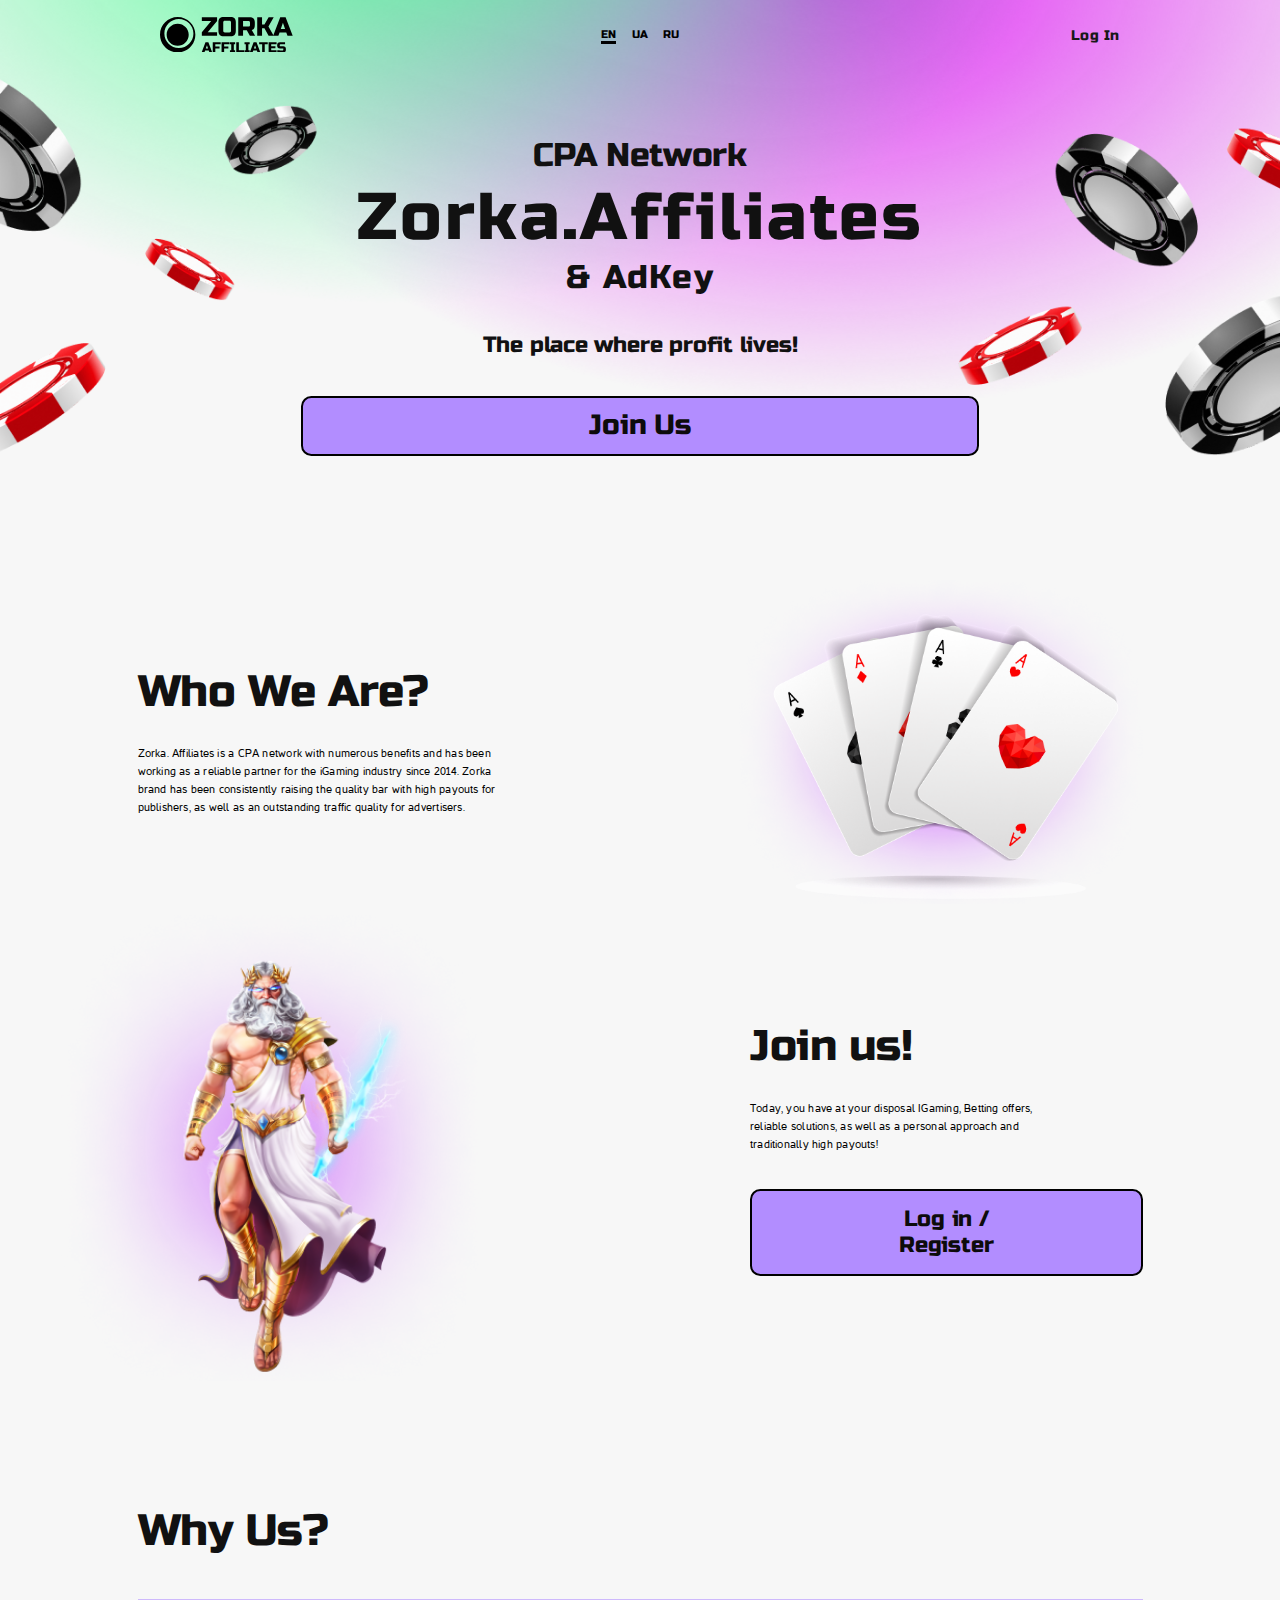
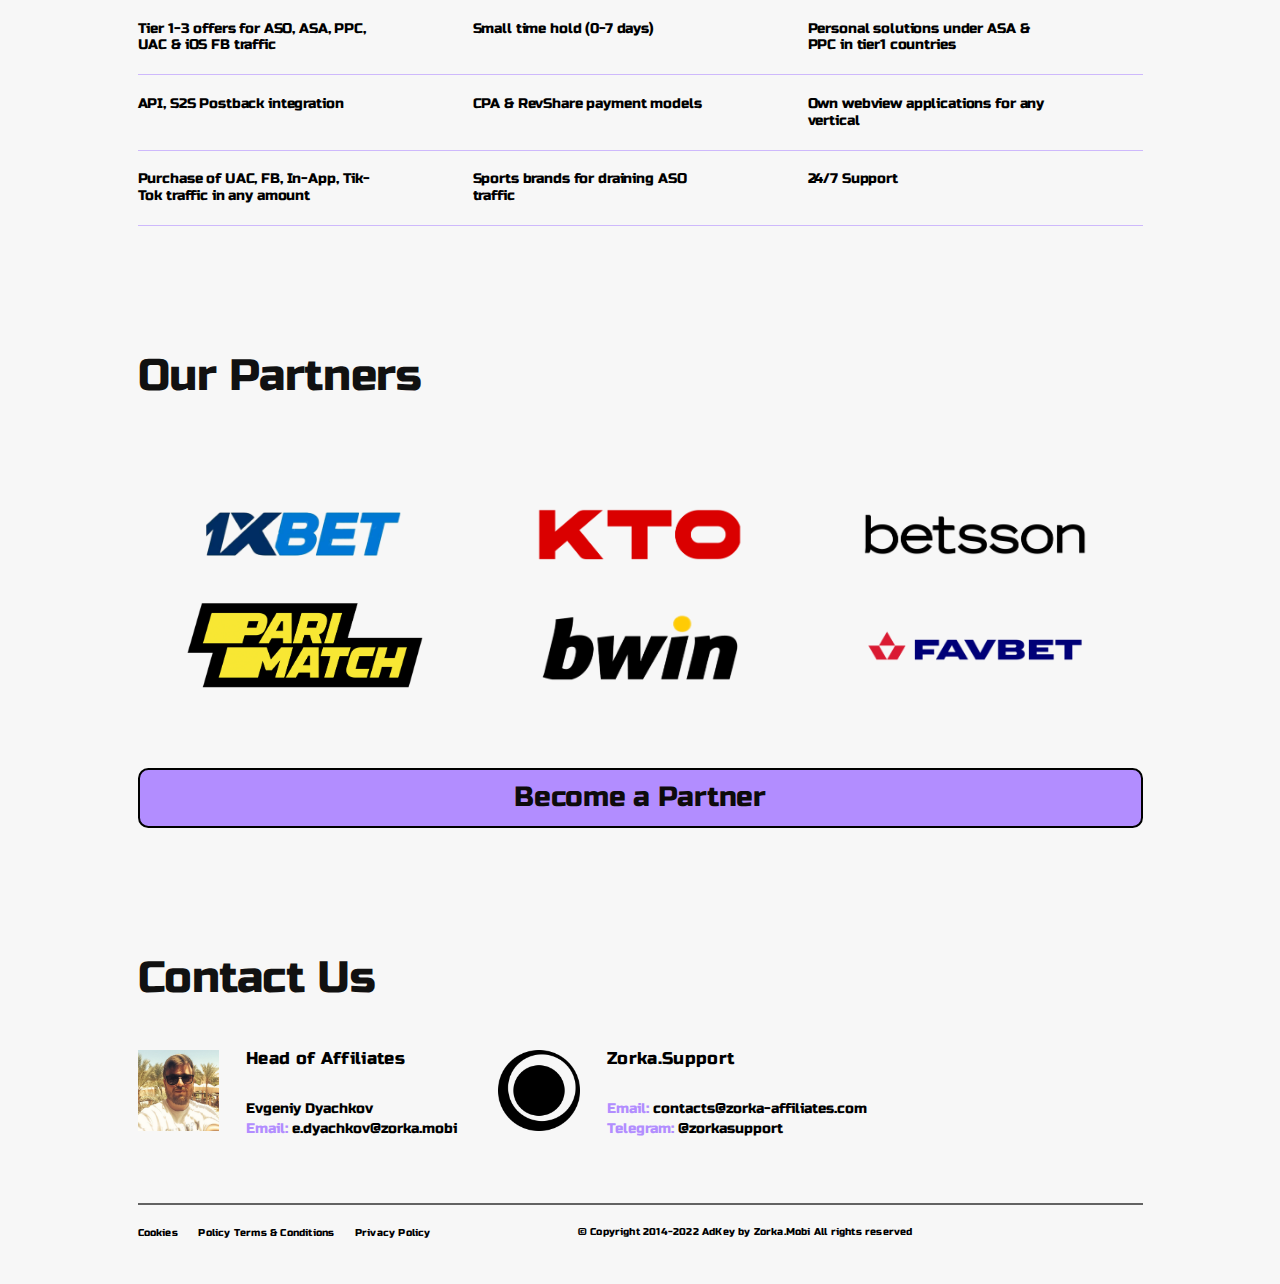
<file: index.html>
<!DOCTYPE html>
<html lang="en">

<head>
    <meta charset="UTF-8">
    <meta http-equiv="X-UA-Compatible" content="IE=edge">
    <meta name="viewport" content="width=device-width, initial-scale=1.0">
    <title>Zorka.Affiliates</title>
    <link rel="stylesheet" href="styles.css">
    <link rel="preconnect" href="https://fonts.googleapis.com">
    <link rel="preconnect" href="https://fonts.gstatic.com" crossorigin>
    <link href="https://fonts.googleapis.com/css2?family=Russo+One&display=swap" rel="stylesheet">
</head>

<body class="body">

    <section class="body__section section body__section-main">
        <header class="header header__container" style="display: grid; grid-template-columns: 1fr auto 1fr;">

            <div class="logo header__logo"><a href="index.html">
                    <svg class="logo__image" viewBox="0 0 193 52" fill="none" xmlns="http://www.w3.org/2000/svg">
                        <path
                            d="M64.7161 51.2928H60.6475L66.1767 36.6874H70.3496L75.8788 51.2928H71.8102L70.8712 48.6847H65.655L64.7161 51.2928ZM66.5939 45.9723H69.9323L68.2631 41.069L66.5939 45.9723Z"
                            fill="black" />
                        <path
                            d="M80.4683 51.2928H76.7126V36.6874H88.2926V39.6085H80.4683V43.0512H86.6234V45.9723H80.4683V51.2928Z"
                            fill="black" />
                        <path
                            d="M93.3002 51.2928H89.5445V36.6874H101.124V39.6085H93.3002V43.0512H99.4553V45.9723H93.3002V51.2928Z"
                            fill="black" />
                        <path
                            d="M109.262 51.2928H101.75V48.3717H103.628V39.6085H101.75V36.6874H109.262V39.6085H107.384V48.3717H109.262V51.2928Z"
                            fill="black" />
                        <path d="M114.685 48.3717H122.301V51.2928H110.929V36.6874H114.685V48.3717Z" fill="black" />
                        <path
                            d="M130.443 51.2928H122.932V48.3717H124.809V39.6085H122.932V36.6874H130.443V39.6085H128.565V48.3717H130.443V51.2928Z"
                            fill="black" />
                        <path
                            d="M134.719 51.2928H130.65L136.179 36.6874H140.352L145.881 51.2928H141.813L140.874 48.6847H135.657L134.719 51.2928ZM136.596 45.9723H139.935L138.266 41.069L136.596 45.9723Z"
                            fill="black" />
                        <path d="M152.342 51.2928H148.586V39.6085H144.205V36.6874H156.724V39.6085H152.342V51.2928Z"
                            fill="black" />
                        <path
                            d="M169.558 51.2928H157.978V36.6874H169.558V39.6085H161.734V42.4252H167.889V45.3463H161.734V48.3717H169.558V51.2928Z"
                            fill="black" />
                        <path
                            d="M170.575 48.2674C174.387 48.4761 176.967 48.5804 178.316 48.5804C178.636 48.5804 178.887 48.49 179.067 48.3091C179.262 48.1144 179.36 47.8571 179.36 47.5371V45.6593H174.561C173.1 45.6593 172.036 45.3324 171.368 44.6787C170.715 44.011 170.388 42.9469 170.388 41.4863V40.8604C170.388 39.3998 170.715 38.3427 171.368 37.6889C172.036 37.0212 173.1 36.6874 174.561 36.6874H181.884V39.6085H175.395C174.561 39.6085 174.143 40.0258 174.143 40.8604V41.2777C174.143 42.1123 174.561 42.5296 175.395 42.5296H179.151C180.514 42.5296 181.516 42.8495 182.155 43.4894C182.795 44.1292 183.115 45.1307 183.115 46.4939V47.5371C183.115 48.9003 182.795 49.9018 182.155 50.5417C181.516 51.1815 180.514 51.5015 179.151 51.5015C178.442 51.5015 177.69 51.4876 176.898 51.4597L174.978 51.3763C173.559 51.3067 172.092 51.2094 170.575 51.0842V48.2674Z"
                            fill="black" />
                        <path
                            d="M83.033 5.7958L69.4152 22.024H83.033V27.4334H60.8555V22.024L74.4732 5.7958H60.8555V0.386386H83.033V5.7958Z"
                            fill="black" />
                        <path
                            d="M103.279 7.72773C103.279 6.18218 102.501 5.40941 100.944 5.40941H94.33C92.7737 5.40941 91.9955 6.18218 91.9955 7.72773V20.0921C91.9955 21.6376 92.7737 22.4104 94.33 22.4104H100.944C102.501 22.4104 103.279 21.6376 103.279 20.0921V7.72773ZM110.282 20.0921C110.282 22.7968 109.66 24.7674 108.415 26.0038C107.196 27.2145 105.224 27.8198 102.501 27.8198H92.7737C90.0501 27.8198 88.0658 27.2145 86.8207 26.0038C85.6016 24.7674 84.9921 22.7968 84.9921 20.0921V7.72773C84.9921 5.02302 85.6016 3.06533 86.8207 1.85465C88.0658 0.618218 90.0501 0 92.7737 0H102.501C105.224 0 107.196 0.618218 108.415 1.85465C109.66 3.06533 110.282 5.02302 110.282 7.72773V20.0921Z"
                            fill="black" />
                        <path
                            d="M113.802 0.386386H130.144C132.867 0.386386 134.838 1.0046 136.058 2.24104C137.303 3.45172 137.925 5.40941 137.925 8.11412V11.5916C137.925 13.7296 137.562 15.3911 136.836 16.576C136.135 17.7609 135.007 18.5465 133.451 18.9329L138.314 27.4334H130.727L126.253 19.3193H120.806V27.4334H113.802V0.386386ZM130.922 8.11412C130.922 6.56857 130.144 5.7958 128.587 5.7958H120.806V13.9099H128.587C130.144 13.9099 130.922 13.1371 130.922 11.5916V8.11412Z"
                            fill="black" />
                        <path
                            d="M148.42 27.4334H141.416V0.386386H148.42V11.012H151.921L157.991 0.386386H165.383L157.758 13.7167L165.345 27.4334H157.952L151.921 16.4214H148.42V27.4334Z"
                            fill="black" />
                        <path
                            d="M172.184 27.4334H164.597L174.907 0.386386H182.689L193 27.4334H185.413L183.662 22.6036H173.935L172.184 27.4334ZM175.686 17.5806H181.911L178.798 8.5005L175.686 17.5806Z"
                            fill="black" />
                        <path
                            d="M9.66171 25.8469C9.66171 34.7151 16.8483 41.9016 25.7165 41.9016C34.5847 41.9016 41.7712 34.7151 41.7712 25.8469C41.7712 16.9786 34.5847 9.79209 25.7165 9.79209C16.8483 9.78758 9.66171 16.9786 9.66171 25.8469ZM6.36149 24.0705C6.36149 12.4025 15.8203 2.94368 27.4883 2.94368C39.1563 2.94368 48.6152 12.4025 48.6152 24.0705C48.6152 35.7385 39.1563 45.1973 27.4883 45.1973C15.8203 45.1973 6.36149 35.7385 6.36149 24.0705ZM0 25.8469C0 40.0486 11.5147 51.5633 25.7165 51.5633C39.9183 51.5633 51.433 40.0486 51.433 25.8469C51.433 11.6451 39.9183 0.130371 25.7165 0.130371C11.5147 0.130371 0 11.6406 0 25.8469Z"
                            fill="black" />
                    </svg>
                </a>
            </div>

            <menu class="header__menu menu">
                <nav class="navigation menu__navigation">
                    <ul class="navigation__list">
                        <li class="navigation__list-item-button"><a class="navigation__list-item">en</a></li>
                        <li class="navigation__list-item-button"><a class="navigation__list-item">ua</a></li>
                        <li class="navigation__list-item-button"><a class="navigation__list-item">ru</a></li>
                    </ul>
                </nav>
            </menu>
            <a href="https://zorka-affiliates.affise.com/v2/sign/in" class="login">Log In</a>
            <menu class="header__menu-lang menu">
                <nav class="navigation menu__navigation">
                    <ul class="navigation__list navigation__list-lang">
                        <li class="menu__item"><a class="navigation__list-item navigation__list-item-mob">EN</a>
                        </li>
                        <li class="menu__item"><a class="navigation__list-item navigation__list-item-mob">UA</a></li>
                        <li class="menu__item"><a class="navigation__list-item navigation__list-item-mob">RU</a></li>
                    </ul>
                </nav>
            </menu>
            <img class="menu__button" src="img/burger.png">
        </header>
        <section class="menu__humburger menu header__container-js en">
            <nav class="navigation menu__navigation  menu__navigation-burger">
                <img class="menu__button menu__button-burger cross" style="width: 1.929rem;" src="img/cross.png">
                <ul class="navigation__list navigation__list-burger">
                    <li><a class="navigation__list-item navigation__list-item-white" href="#whoweare">Who We Are?</a>
                    </li>
                    <li><a class="navigation__list-item navigation__list-item-white" href="#joinus">Join us!</a></li>
                    <li><a class="navigation__list-item navigation__list-item-white" href="#whyus">Why Us?</a>
                    </li>
                    <li><a class="navigation__list-item navigation__list-item-white" href="#ourpartners">Our
                            Partners</a>
                    </li>
                    <li><a class="navigation__list-item navigation__list-item-white" href="#contacts">Contact Us</a>
                    </li>
                </ul>
            </nav>
            <button onclick="window.location.href='https://zorka-affiliates.affise.com/v2/sign/in'"
                class="button button__body button__body-mob">Log in / Register</button>
            <a class="create" href="https://zorka-affiliates.affise.com/v2/sign/up">Create account</a>
        </section>
        <section class="menu__humburger menu header__container-js ru ">
            <nav class="navigation menu__navigation  menu__navigation-burger">
                <img class="menu__button menu__button-burger cross" style="width: 1.929rem;" src="img/cross.png">
                <ul class="navigation__list navigation__list-burger">
                    <li><a class="navigation__list-item navigation__list-item-white" href="#whoweare_ru">Кто мы?</a>
                    </li>
                    <li><a class="navigation__list-item navigation__list-item-white" href="#joinus_ru">Почему мы?</a>
                    </li>
                    <li><a class="navigation__list-item navigation__list-item-white"
                            href="#whyus_ru">Присоединяйтесь!</a>
                    </li>
                    <li><a class="navigation__list-item navigation__list-item-white" href="#ourpartners_ru">Наши
                            партнеры</a>
                    </li>
                    <li><a class="navigation__list-item navigation__list-item-white" href="#contacts_ru">Контакты</a>
                    </li>
                </ul>
            </nav>
            <button onclick="window.location.href='https://zorka-affiliates.affise.com/v2/sign/in'"
                class="button button__body button__body-mob whoweare_ru">Войти / Зарегистрироваться</button>
            <a class="create" href="https://zorka-affiliates.affise.com/v2/sign/up">Create account</a>
        </section>
        <section class="menu__humburger menu header__container-js ua">
            <nav class="navigation menu__navigation  menu__navigation-burger">
                <img class="menu__button menu__button-burger cross" style="width: 1.929rem;" src="img/cross.png">
                <ul class="navigation__list navigation__list-burger">
                    <li><a class="navigation__list-item navigation__list-item-white" href="#whoweare_ua">Хто ми?</a>
                    </li>
                    <li><a class="navigation__list-item navigation__list-item-white" href="#joinus_ua">Приэднатися!</a>
                    </li>
                    <li><a class="navigation__list-item navigation__list-item-white" href="#whyus_ua">Чому ми?</a>
                    </li>
                    <li><a class="navigation__list-item navigation__list-item-white" href="#ourpartners_ua">Нашi
                            партнери</a>
                    </li>
                    <li><a class="navigation__list-item navigation__list-item-white" href="#contacts_ua">Контакти</a>
                    </li>
                </ul>
            </nav>
            <button onclick="window.location.href='https://zorka-affiliates.affise.com/v2/sign/in'"
                class="button button__body button__body-mob">Увiйти / Зареэстрватися</button>
            <a class="create" href="https://zorka-affiliates.affise.com/v2/sign/up">Create account</a>
        </section>
        <div class="section__tittle section__tittle-main en">
            <p class="tittle subtittle__main">CPA Network</p>
            <h1 class="tittle tittle-1">Zorka.Affiliates</h1>
            <p class="tittle subtittle__main subtittle__main-adkey">& AdKey</p>
            <p class="tittle subtittle">The place where profit lives!</p>
        </div>
        <div class="section__tittle section__tittle-main  ua">
            <p class="tittle subtittle__main">CPA - мережа</p>
            <h1 class="tittle tittle-1">Zorka.Affiliates</h1>
            <p class="tittle subtittle__main subtittle__main-adkey">& AdKey</p>
            <p class="tittle subtittle">Мiсце, де мешкає профiт!</p>
        </div>
        <div class="section__tittle section__tittle-main ru">
            <p class="tittle subtittle__main">CPA - сеть</p>
            <h1 class="tittle tittle-1">Zorka.Affiliates</h1>
            <p class="tittle subtittle__main subtittle__main-adkey">& AdKey</p>
            <p class="tittle subtittle">Место, где живет профит!</p>
        </div>

        <button onclick="window.location.href = 'https://zorka-affiliates.affise.com/v2/sign/in'"
            class="button button__main en">Join Us</button>
        <button onclick="window.location.href = 'https://zorka-affiliates.affise.com/v2/sign/in'"
            class="button button__main ru">Присоединиться</button>
        <button onclick="window.location.href = 'https://zorka-affiliates.affise.com/v2/sign/in'"
            class="button button__main ua">Приєднуватися</button>
        <img src="img/coins.png" alt="coins" class="coins">
        <img src="img/coinsmob.png" alt="coins" class="coinsmob">
    </section>
    <section class="body__section section section__content section__text-margin">
        <div class="section__container">
            <div id="whoweare" class="container__item container__item-text en">
                <div class="section__tittle section__tittle-main section__tittle-left">
                    <h2 class="tittle tittle-2">Who We Are?</h2>
                </div>
                <p class="text section__text section__text-m">Zorka. Affiliates is a CPA network with numerous benefits
                    and has been working as a reliable partner for the iGaming industry since 2014. Zorka brand has been
                    consistently raising the quality bar with high payouts
                    for publishers, as well as an outstanding traffic quality for advertisers.
                </p>
            </div>
            <div id="whoweare_ru" class="container__item container__item-text ru">
                <div class="section__tittle section__tittle-main section__tittle-left">
                    <h2 class="tittle tittle-2">Кто мы?</h2>
                </div>
                <p class="text section__text section__text-m">Zorka. Affiliates - это CPA-сеть с преимуществами и давней
                    историей. Бренд Zorka с 2014 года стабильно держит планку качества с высокими выплатами для
                    веб-мастеров, а также отличному качеству трафика для рекламодателей.
                </p>
            </div>
            <div id="whoweare_ua" class="container__item container__item-text ua">
                <div class="section__tittle section__tittle-main section__tittle-left">
                    <h2 class="tittle tittle-2">Хто ми?</h2>
                </div>
                <p class="text section__text section__text-m">Zorka.Affiliates - це CPA-мережа з перевагами та давньою
                    iсторiєю. Бренд Zorka з 2014 року стабiльно тримає планку якостi з високими виплатами для
                    веб-майстрiв, а також чудову якiсть трафiку для рекламодавцiв.
                </p>
            </div>
            <div class="container__item container__item-phones">
                <img class="photo__right" src="img/photo1.png">

            </div>

        </div>
    </section>
    <section id="joinus" class="body__section section section__content section__content-zews en">
        <div class="section__container">
            <div class="container__item container__item-phones container__item-zews">
                <img class="photo__zews" src="img/photo2.png">
            </div>
            <div class="container__item container__item-text container__item-text-2">
                <div class="section__tittle section__tittle-main section__tittle-left">
                    <h2 class="tittle tittle-2 tittle-2-s">Join us!</h2>
                </div>
                <p class="text section__text section__text-m section__text-m-width">Today, you have at your disposal
                    IGaming, Betting offers,
                    reliable solutions, as well as a personal approach
                    and traditionally high payouts!
                </p>
                <button onclick="window.location.href = 'https://zorka-affiliates.affise.com/v2/sign/in'"
                    class="button button__body">Log in / Register</button>
            </div>
        </div>
    </section>
    <section id="joinus_ru" class="body__section section section__content section__content-zews ru">
        <div class="section__container">
            <div class="container__item container__item-phones">
                <img class="photo__zews" src="img/photo2.png">
            </div>
            <div class="container__item container__item-text container__item-text-2">
                <div class="section__tittle section__tittle-main section__tittle-left">
                    <h2 class="tittle tittle-2 tittle-2-s tittle-2-s-ru">Присоединяйтесь!</h2>
                </div>
                <p class="text section__text section__text-m section__text-m-width">Сегодня в вашем распоряжении
                    гемблинг, беттинг-офферы, надежные решения, а также персональный подход и традиционно высокий
                    уровень экспертизы!
                </p>
                <button onclick="window.location.href = 'https://zorka-affiliates.affise.com/v2/sign/in'"
                    class="button button__body button__body-ru">Войти / зарегистрироваться</button>
            </div>
        </div>
    </section>
    <section id="joinus_ua" class="body__section section section__content section__content-zews ua">
        <div class="section__container">
            <div class="container__item container__item-phones">
                <img class="photo__zews" src="img/photo2.png">
            </div>
            <div class="container__item container__item-text container__item-text-2">
                <div class="section__tittle section__tittle-main section__tittle-left">
                    <h2 class="tittle tittle-2 tittle-2-s">Приэднатися!</h2>
                </div>
                <p class="text section__text section__text-m section__text-m-width">Сьогоднi у вашому розпорядженнi
                    IGaming, Betting-оффери, надiйнi рiшення, а також персональний пiдхiд та традицiйно високий рiвень
                    експертизи!
                </p>
                <button onclick="window.location.href = 'https://zorka-affiliates.affise.com/v2/sign/in'"
                    class="button button__body button__body-ru">Увiйти / Зареэстрватися</button>
            </div>
        </div>
    </section>
    <section id="whyus" class="body__section section section__content en">
        <div class="section__tittle section__tittle-main section__tittle-left">
            <h2 class="tittle tittle-2 tittle-2-margin">Why Us?
            </h2>
        </div>
        <ul class="important ">
            <li class="important__item important__item-bordertop">
                Tier 1-3 offers for ASO, ASA, PPC, UAC & iOS FB traffic </li>
            <li class="important__item important__item-bordertop">
                Small time hold
                (0-7 days)
            </li>
            <li class="important__item important__item-bordertop">
                Personal solutions under
                ASA & PPC in tier1 countries
            </li>
            <li class="important__item">
                API, S2S
                Postback integration
            </li>
            <li class="important__item">
                CPA & RevShare
                payment models
            </li>
            <li class="important__item">
                Own webview applications
                for any vertical
            </li>
            <li class="important__item">
                Purchase of UAC, FB, In-App, Tik-Tok traffic in any amount
            </li>
            <li class="important__item">
                Sports brands for draining
                ASO traffic
            </li>
            <li class="important__item">
                24/7 Support
            </li>
        </ul>
    </section>
    <section id="whyus_ua" class="body__section section section__content ua">
        <div class="section__tittle section__tittle-main section__tittle-left">
            <h2 class="tittle tittle-2 tittle-2-margin">Чому ми? Все просто!
            </h2>
        </div>
        <ul class="important ">
            <li class="important__item important__item-bordertop">
                Оффери Tier 1-3 пiд ASO, ASA, PPC, UAC & iOS FB </li>
            <li class="important__item important__item-bordertop">
                Малий холдинг часу
                (0-7 днiв)
            </li>
            <li class="important__item important__item-bordertop">
                Персональнi рiшення для ASA та PPC у Tier-1
            </li>
            <li class="important__item">
                API, S2S
                iнтеграцiя постбеку
            </li>
            <li class="important__item">
                CPA & RevShare - моделi
            </li>
            <li class="important__item">
                Власнi Android-прили
                пiд будь-якi вертикалi
            </li>
            <li class="important__item">
                Гарантована покупка UAC, FB,
                In-App, Tik-Tok трафiку
            </li>
            <li class="important__item">
                Спортивнi бренди для зливу ASO-трафiку
            </li>
            <li class="important__item">
                24/7 Саппорт
            </li>
        </ul>
    </section>
    <section id="whyus_ru" class="body__section section section__content ru">
        <div class="section__tittle section__tittle-main section__tittle-left">
            <h2 class="tittle tittle-2 tittle-2-margin">Почему мы? Все просто!
            </h2>
        </div>
        <ul class="important ">
            <li class="important__item important__item-bordertop">
                Офферы в Tier 1-3 под ASO, ASA, PPS, UAC & iOS FB</li>
            <li class="important__item important__item-bordertop">
                Маленький холд
                (0-7 дней)
            </li>
            <li class="important__item important__item-bordertop">
                Персональные решения для ASA и PPC в Tier-1
            </li>
            <li class="important__item">
                API, S2S интеграция постбэка
            </li>
            <li class="important__item">
                CPA & RevShare -
                платежные модели
            </li>
            <li class="important__item">
                Собственные Android-прилы под любые вертикали
            </li>
            <li class="important__item">
                Гарантированная покупка UAC, FB, In-App, Tik-Tok трафика
            </li>
            <li class="important__item">
                Спортивные бренды для слива ASO-трафика
            </li>
            <li class="important__item">
                24/7 Саппорт
            </li>
        </ul>
    </section>
    <section class="body__section section section__content">
        <div id="ourpartners" class="section__tittle section__tittle-main section__tittle-left en">
            <h2 class="tittle tittle-2 tittle-2-margin tittle-2-margin-m">Our Partners
            </h2>
        </div>
        <div id="ourpartners_ua" class="section__tittle section__tittle-main section__tittle-left ua">
            <h2 class="tittle tittle-2 tittle-2-margin tittle-2-margin-m">Нашi партнери
            </h2>
        </div>
        <div id="ourpartners_ru" class="section__tittle section__tittle-main section__tittle-left ru">
            <h2 class="tittle tittle-2 tittle-2-margin tittle-2-margin-m">Наши партнеры
            </h2>
        </div>
        <div class="partners ">
            <img class="partner__image" src="img/1 x bet.png">
            <img class="partner__image" src="img/KTO.png">
            <img class="partner__image" src="img/betsso.png">
            <img class="partner__image" src="img/pari match.png">
            <img class="partner__image" src="img/bwin.png">
            <img class="partner__image" src="img/favbet.png">
        </div>
        <button onclick="window.location.href = 'https://zorka-affiliates.affise.com/v2/sign/in'"
            class="button button__main button__main-full en">Become a Partner</button>

        <button onclick="window.location.href = 'https://zorka-affiliates.affise.com/v2/sign/in'"
            class="button button__main button__main-full ru">Стать партнером</button>

        <button onclick="window.location.href = 'https://zorka-affiliates.affise.com/v2/sign/in'"
            class="button button__main button__main-full ua">Стати партнером</button>
    </section>
    <!-- <section id="about" class="body__section section section__content">
        <div class="section__container section__container-meet">
            <div class="container__item container__item-text">
                <div class="section__tittle section__tittle-main section__tittle-left">
                    <h2 class="tittle tittle-2 tittle-2-meet">Meet Us </h2>
                    <h3 class="tittle tittle-3 tittle-3-meet">Sigma Europe </h2>
                        <p class="text__meet">14 - 18 november 2022, Malta</p>
                </div>
                <p class="text section__text section__text-meet">Zorka. Affiliates is a private CPA network with premium
                    offers in gambling, betting and other verticals.Zorka. Affiliates is a private CPA network with
                    premium offers in gambling, betting and other verticals.
                </p>
            </div>
            <div class="container__item container__item-phones">
                <img class="photo__conference" src="img/conference.png">

            </div>

        </div>
    </section>
    <section class="body__section section section__content ">
        <div class="section__tittle section__tittle-main section__tittle-left">
            <h2 class="tittle tittle-2 tittle-2-margin">Events gallery
            </h2>
        </div>
        <div class="wrapper">
            <input type="radio" name="image-slide" checked="checked">
            <picture aria-label="Random Picture 1">
                <img src="/img/photo3.png" alt="Random Picture 1">
            </picture>

            <input type="radio" name="image-slide">
            <picture aria-label="Random Picture 2">
                <img src="https://picsum.photos/500/300?random=2" alt="">
            </picture>

            <input type="radio" name="image-slide">
            <picture aria-label="Link image">
                <img src="https://picsum.photos/500/300?random=3" alt="">
            </picture>

            <input type="radio" name="image-slide">
            <picture>
                <img src="https://picsum.photos/500/300?random=4" alt="">
            </picture>

            <input type="radio" name="image-slide">
            <picture>
                <img src="https://picsum.photos/500/300?random=4" alt="">
            </picture>
        </div>
    </section> -->

    <section class="body__section section section__content ">
        <div class="section__tittle section__tittle-main section__tittle-left">
            <h2 id="contacts" class="tittle tittle-2 tittle-2-margin en">Contact Us
            </h2>
            <h2 id="contacts_ru" class="tittle tittle-2 tittle-2-margin ru">Контакты
            </h2>
            <h2 id="contacts_ua" class="tittle tittle-2 tittle-2-margin ua">Контакти
            </h2>
        </div>
        <div class="contacts">
            <div class="contact__item">
                <img class="contant__image" src="img/head.png">
                <div class="contact__text">
                    <h4 class="contact__tittle">Head of Affiliates</h4>
                    <p onclick="window.location.href='https://t.me/EvginSpb'" class="contact__social">Evgeniy Dyachkov
                    </p>
                    <p onclick="window.location.href='https://join.skype.com/invite/l3OTjyMP9mcS'"
                        class="contact__social"><span style="color: #B28DFF;">Email:</span> e.dyachkov@zorka.mobi</p>
                </div>
            </div>
            <div class="contact__item">
                <img class="contant__image" src="img/afflogo.png">
                <div class="contact__text">
                    <h4 class="contact__tittle">Zorka.Support</h4>
                    <p class="contact__social"><span style="color: #B28DFF;">Email:</span> contacts@zorka-affiliates.com
                    </p>
                    <p onclick="window.location.href='https://t.me/zorkasupport'" class="contact__social"><span
                            style="color: #B28DFF;">Telegram:</span> @zorkasupport</p>
                </div>
            </div>
        </div>
    </section>
    <footer class="body__section section section__content  footer">
        <menu class="footer__menu menu">
            <nav class="navigation menu__navigation">
                <ul class="navigation__list navigation__list-footer">
                    <li><a class="navigation__list-item navigation__list-item-footer" href="cookies.html">Cookies</a>
                    </li>
                    <li><a class="navigation__list-item navigation__list-item-footer" href="policyterms.html">Policy
                            Terms &
                            Conditions</a></li>
                    <li><a class="navigation__list-item navigation__list-item-footer" href="privacypolicy.html">Privacy
                            Policy</a></li>
                </ul>
            </nav>
            <p class="copyright">© Copyright 2014-2022 AdKey by Zorka.Mobi All rights reserved</p>
        </menu>
    </footer>

    <script>
        const burgerButton = document.querySelector(".menu__button:not(.cross)");
        const closeBurgerButton = document.querySelectorAll(".menu__button.cross");
        const listItem = document.querySelectorAll(".navigation__list-item-white");
        const langClosed = document.querySelectorAll(".menu__item");
        const langCont = document.querySelector(".header__menu-lang");
        const en = document.querySelectorAll(".en");
        const ua = document.querySelectorAll(".ua");
        const ru = document.querySelectorAll(".ru");
        const langButton = document.querySelectorAll(".navigation__list-item-button");
        const burgerContainer = document.querySelectorAll(".header__container-js");
        let activeLanguage = 'en';

        let activeIndex = 0;
        languagesDesk(langButton, activeIndex, ru, en, ua, langClosed)

        function languagesDesk(langButDes, butIndex, ru, en, ua, itemClose) {
            langButDes[butIndex].classList.add("activeLang");
            itemClose[butIndex].classList.add("navigation__list-item-first");
            ua.forEach((item, items) => {
                item.classList.add("none")
            });
            ru.forEach((item, items) => {
                item.classList.add("none")
            });
            langButDes.forEach((item, itemIndex) => {
                item.addEventListener("click", () => {
                    itemClose[butIndex].classList.remove("navigation__list-item-first");
                    langButDes[butIndex].classList.remove("activeLang");
                    item.classList.add("activeLang");
                    if ((itemIndex !== activeIndex) && (itemIndex === 0)) {
                        console.log("en")
                        itemClose[activeIndex].classList.remove("navigation__list-item-first");
                        langButDes[activeIndex].classList.remove("activeLang");
                        activeIndex = 0;
                        itemClose[activeIndex].classList.add("navigation__list-item-first");
                        langButDes[activeIndex].classList.add("activeLang");
                        ua.forEach((item, items) => {
                            item.classList.add("none")
                        });
                        ru.forEach((item, items) => {
                            item.classList.add("none")
                        });
                        en.forEach((item, items) => {
                            item.classList.remove("none")
                        });
                        activeLanguage = 'en';

                    }
                    else if ((itemIndex !== activeIndex) && (itemIndex === 1)) {
                        console.log("ua");
                        itemClose[activeIndex].classList.remove("navigation__list-item-first");
                        langButDes[activeIndex].classList.remove("activeLang");
                        activeIndex = 1;
                        itemClose[activeIndex].classList.add("navigation__list-item-first");
                        langButDes[activeIndex].classList.add("activeLang");
                        ua.forEach((item, items) => {
                            item.classList.remove("none")
                        });
                        ru.forEach((item, items) => {
                            item.classList.add("none")
                        });
                        en.forEach((item, items) => {
                            item.classList.add("none")
                        });
                        activeLanguage = 'ua';

                    } else if ((itemIndex !== activeIndex) && (itemIndex === 2)) {
                        console.log("ru")
                        itemClose[activeIndex].classList.remove("navigation__list-item-first");
                        langButDes[activeIndex].classList.remove("activeLang");
                        activeIndex = 2;
                        itemClose[activeIndex].classList.add("navigation__list-item-first");
                        langButDes[activeIndex].classList.add("activeLang");
                        ua.forEach((item, items) => {
                            item.classList.add("none")
                        });
                        ru.forEach((item, items) => {
                            item.classList.remove("none")
                        });
                        en.forEach((item, items) => {
                            item.classList.add("none")
                        });
                        activeLanguage = 'ru';
                    }
                    butIndex = itemIndex;
                    return itemIndex;
                    console.log(butIndex)
                })
            });
            return butIndex;
            console.log(butIndex)
        };
        function languages(itemClose, container, ru, en, ua, langButDes) {
            let containerIndex = 0;
            ua.forEach((item, items) => {
                item.classList.add("none")
            });
            ru.forEach((item, items) => {
                item.classList.add("none")
            });
            itemClose[activeIndex].classList.add("navigation__list-item-first");
            itemClose.forEach((item, itemIndex) => {
                item.addEventListener("click", () => {
                    if (containerIndex === 0) {

                        container.classList.add("open");
                        itemClose.forEach((item, itemIndex) => {
                            item.style.display = "block"
                        });
                        containerIndex = 1;

                    } else if ((containerIndex === 1) && (itemIndex === activeIndex)) {
                        container.classList.remove("open");
                        itemClose.forEach((itemLang, items) => {
                            itemLang.style.display = "none";
                        });
                        itemClose[activeIndex].style.display = "block";
                        containerIndex = 0;
                    } else if ((containerIndex === 1) && (itemIndex !== activeIndex) && (itemIndex === 0)) {
                        console.log("en")
                        itemClose[activeIndex].classList.remove("navigation__list-item-first");
                        langButDes[activeIndex].classList.remove("activeLang");
                        activeIndex = 0;
                        itemClose[activeIndex].classList.add("navigation__list-item-first");
                        langButDes[activeIndex].classList.add("activeLang");
                        container.classList.remove("open");
                        itemClose.forEach((itemLang, items) => {
                            itemLang.style.display = "none";
                        });
                        itemClose[activeIndex].style.display = "block";
                        containerIndex = 0;
                        ua.forEach((item, items) => {
                            item.classList.add("none")
                        });
                        ru.forEach((item, items) => {
                            item.classList.add("none")
                        });
                        en.forEach((item, items) => {
                            item.classList.remove("none")
                        });
                        activeLanguage = 'en';
                    }
                    else if ((containerIndex === 1) && (itemIndex !== activeIndex) && (itemIndex === 1)) {
                        console.log("ua");
                        itemClose[activeIndex].classList.remove("navigation__list-item-first");
                        langButDes[activeIndex].classList.remove("activeLang");
                        activeIndex = 1;
                        itemClose[activeIndex].classList.add("navigation__list-item-first");
                        langButDes[activeIndex].classList.add("activeLang");
                        container.classList.remove("open");
                        itemClose.forEach((itemLang, items) => {
                            itemLang.style.display = "none";
                        });
                        itemClose[activeIndex].style.display = "block";
                        containerIndex = 0;
                        ua.forEach((item, items) => {
                            item.classList.remove("none")
                        });
                        ru.forEach((item, items) => {
                            item.classList.add("none")
                        });
                        en.forEach((item, items) => {
                            item.classList.add("none")
                        });
                        activeLanguage = 'ua';

                    } else if ((containerIndex === 1) && (itemIndex !== activeIndex) && (itemIndex === 2)) {
                        console.log("ru")
                        itemClose[activeIndex].classList.remove("navigation__list-item-first");
                        langButDes[activeIndex].classList.remove("activeLang");
                        activeIndex = 2;
                        itemClose[activeIndex].classList.add("navigation__list-item-first");
                        langButDes[activeIndex].classList.add("activeLang");
                        container.classList.remove("open");
                        itemClose.forEach((itemLang, items) => {
                            itemLang.style.display = "none";
                        });
                        itemClose[activeIndex].style.display = "block";
                        containerIndex = 0;
                        ua.forEach((item, items) => {
                            item.classList.add("none")
                        });
                        ru.forEach((item, items) => {
                            item.classList.remove("none")
                        });
                        en.forEach((item, items) => {
                            item.classList.add("none")
                        });
                        activeLanguage = 'ru';
                    }



                })
            });
        };

        function burger(activeLanguage) {
            burgerContainer.forEach((container) => {
                if (Object.values(container.classList).includes(activeLanguage)) {
                    container.classList.add('active')
                    document.body.style.overflow = "hidden";
                    closeBurgerButton.forEach((item) => {
                        item.addEventListener("click", () => {
                            container.classList.remove('active')
                            document.body.style.overflow = "visible";
                        })
                    })
                }
            })
        };

        function menu(links, button, birgerContainer, activeLanguage) {
            links.forEach((link, links) =>
                link.addEventListener("click", () => {
                    birgerContainer.forEach((container, index) => {
                        container.classList.remove("active")
                        console.log(birgerContainer)
                    })
                    birgerContainer[0].classList.remove("active");
                    document.body.style.overflow = "visible";
                    birgerContainer[0].classList.remove("active");
                    // button.classList.add("active");
                })
            );
        };

        languages(langClosed, langCont, ru, en, ua, langButton);
        menu(listItem, burgerButton, burgerContainer, activeLanguage);
        burgerButton.classList.add("active");
        burgerButton.addEventListener("click", () => burger(activeLanguage));

    </script>
</body>

</html>
</file>
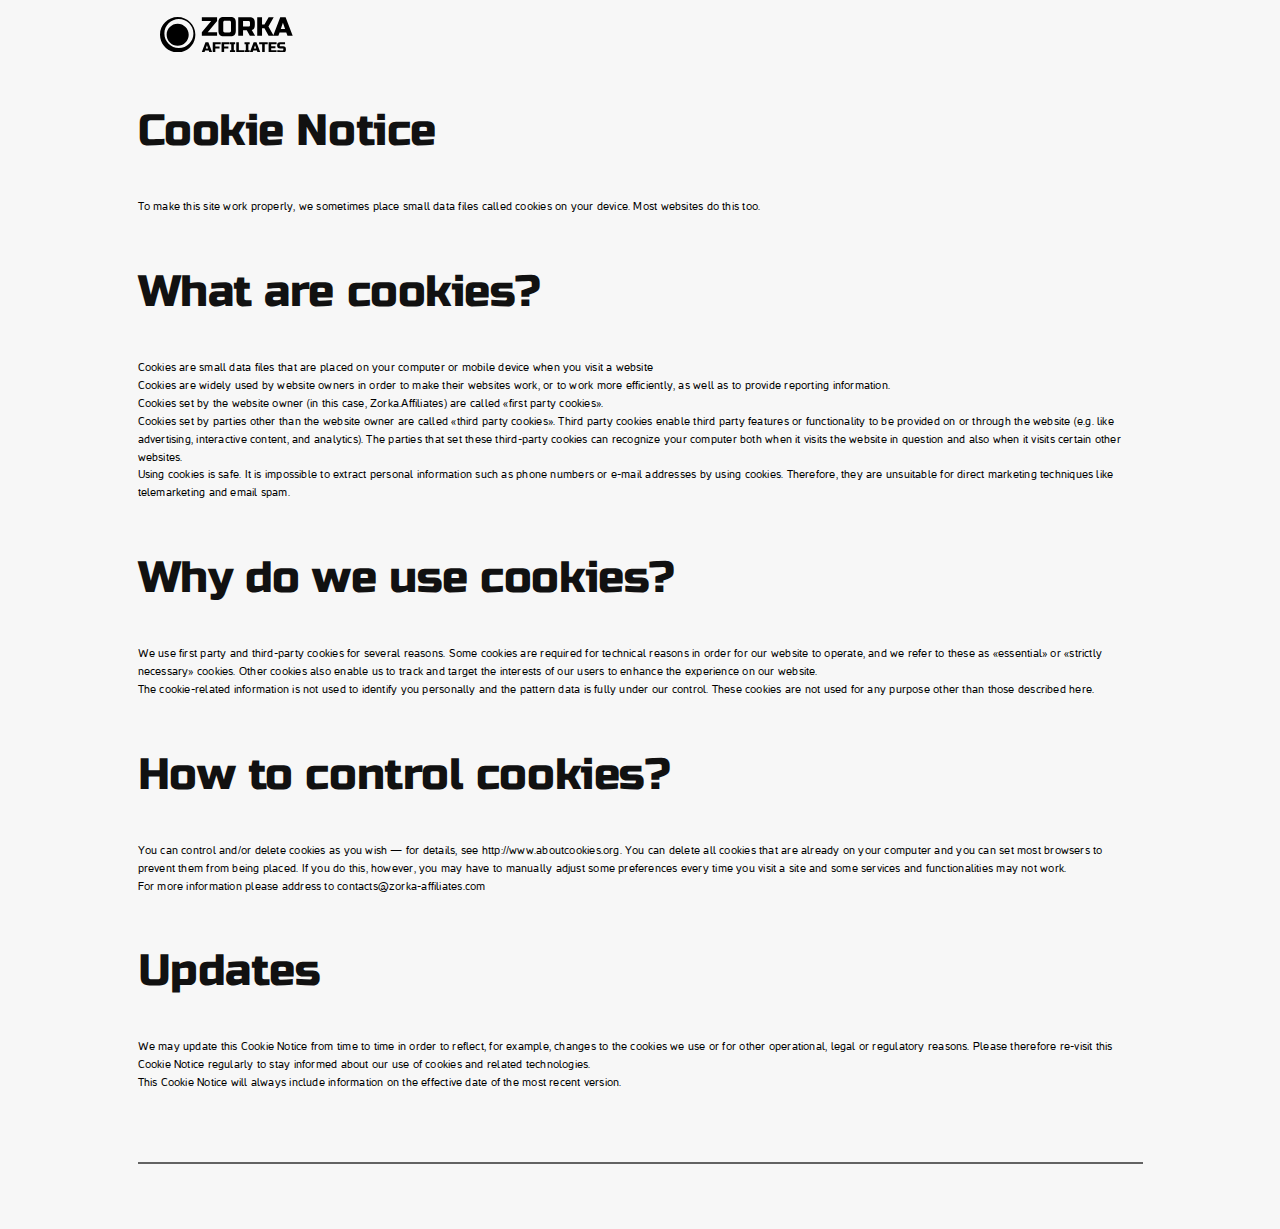
<file: cookies.html>
<!DOCTYPE html>
<html lang="en">

<head>
    <meta charset="UTF-8">
    <meta http-equiv="X-UA-Compatible" content="IE=edge">
    <meta name="viewport" content="width=device-width, initial-scale=1.0">
    <title>Zorka.Affiliates</title>
    <link rel="stylesheet" href="styles.css">
    <link rel="preconnect" href="https://fonts.googleapis.com">
    <link rel="preconnect" href="https://fonts.gstatic.com" crossorigin>
    <link href="https://fonts.googleapis.com/css2?family=Russo+One&display=swap" rel="stylesheet">
</head>

<body class="body">

    <section class="body__section section body__section-main body__section-main-privacy">
        <header class="header header__container header__container-privacy header-privacy "
            style="display: grid; grid-template-columns: 1fr auto 1fr;">

            <div class="logo header__logo"><a href="index.html">
                    <svg class="logo__image" viewBox="0 0 193 52" fill="none" xmlns="http://www.w3.org/2000/svg">
                        <path
                            d="M64.7161 51.2928H60.6475L66.1767 36.6874H70.3496L75.8788 51.2928H71.8102L70.8712 48.6847H65.655L64.7161 51.2928ZM66.5939 45.9723H69.9323L68.2631 41.069L66.5939 45.9723Z"
                            fill="black" />
                        <path
                            d="M80.4683 51.2928H76.7126V36.6874H88.2926V39.6085H80.4683V43.0512H86.6234V45.9723H80.4683V51.2928Z"
                            fill="black" />
                        <path
                            d="M93.3002 51.2928H89.5445V36.6874H101.124V39.6085H93.3002V43.0512H99.4553V45.9723H93.3002V51.2928Z"
                            fill="black" />
                        <path
                            d="M109.262 51.2928H101.75V48.3717H103.628V39.6085H101.75V36.6874H109.262V39.6085H107.384V48.3717H109.262V51.2928Z"
                            fill="black" />
                        <path d="M114.685 48.3717H122.301V51.2928H110.929V36.6874H114.685V48.3717Z" fill="black" />
                        <path
                            d="M130.443 51.2928H122.932V48.3717H124.809V39.6085H122.932V36.6874H130.443V39.6085H128.565V48.3717H130.443V51.2928Z"
                            fill="black" />
                        <path
                            d="M134.719 51.2928H130.65L136.179 36.6874H140.352L145.881 51.2928H141.813L140.874 48.6847H135.657L134.719 51.2928ZM136.596 45.9723H139.935L138.266 41.069L136.596 45.9723Z"
                            fill="black" />
                        <path d="M152.342 51.2928H148.586V39.6085H144.205V36.6874H156.724V39.6085H152.342V51.2928Z"
                            fill="black" />
                        <path
                            d="M169.558 51.2928H157.978V36.6874H169.558V39.6085H161.734V42.4252H167.889V45.3463H161.734V48.3717H169.558V51.2928Z"
                            fill="black" />
                        <path
                            d="M170.575 48.2674C174.387 48.4761 176.967 48.5804 178.316 48.5804C178.636 48.5804 178.887 48.49 179.067 48.3091C179.262 48.1144 179.36 47.8571 179.36 47.5371V45.6593H174.561C173.1 45.6593 172.036 45.3324 171.368 44.6787C170.715 44.011 170.388 42.9469 170.388 41.4863V40.8604C170.388 39.3998 170.715 38.3427 171.368 37.6889C172.036 37.0212 173.1 36.6874 174.561 36.6874H181.884V39.6085H175.395C174.561 39.6085 174.143 40.0258 174.143 40.8604V41.2777C174.143 42.1123 174.561 42.5296 175.395 42.5296H179.151C180.514 42.5296 181.516 42.8495 182.155 43.4894C182.795 44.1292 183.115 45.1307 183.115 46.4939V47.5371C183.115 48.9003 182.795 49.9018 182.155 50.5417C181.516 51.1815 180.514 51.5015 179.151 51.5015C178.442 51.5015 177.69 51.4876 176.898 51.4597L174.978 51.3763C173.559 51.3067 172.092 51.2094 170.575 51.0842V48.2674Z"
                            fill="black" />
                        <path
                            d="M83.033 5.7958L69.4152 22.024H83.033V27.4334H60.8555V22.024L74.4732 5.7958H60.8555V0.386386H83.033V5.7958Z"
                            fill="black" />
                        <path
                            d="M103.279 7.72773C103.279 6.18218 102.501 5.40941 100.944 5.40941H94.33C92.7737 5.40941 91.9955 6.18218 91.9955 7.72773V20.0921C91.9955 21.6376 92.7737 22.4104 94.33 22.4104H100.944C102.501 22.4104 103.279 21.6376 103.279 20.0921V7.72773ZM110.282 20.0921C110.282 22.7968 109.66 24.7674 108.415 26.0038C107.196 27.2145 105.224 27.8198 102.501 27.8198H92.7737C90.0501 27.8198 88.0658 27.2145 86.8207 26.0038C85.6016 24.7674 84.9921 22.7968 84.9921 20.0921V7.72773C84.9921 5.02302 85.6016 3.06533 86.8207 1.85465C88.0658 0.618218 90.0501 0 92.7737 0H102.501C105.224 0 107.196 0.618218 108.415 1.85465C109.66 3.06533 110.282 5.02302 110.282 7.72773V20.0921Z"
                            fill="black" />
                        <path
                            d="M113.802 0.386386H130.144C132.867 0.386386 134.838 1.0046 136.058 2.24104C137.303 3.45172 137.925 5.40941 137.925 8.11412V11.5916C137.925 13.7296 137.562 15.3911 136.836 16.576C136.135 17.7609 135.007 18.5465 133.451 18.9329L138.314 27.4334H130.727L126.253 19.3193H120.806V27.4334H113.802V0.386386ZM130.922 8.11412C130.922 6.56857 130.144 5.7958 128.587 5.7958H120.806V13.9099H128.587C130.144 13.9099 130.922 13.1371 130.922 11.5916V8.11412Z"
                            fill="black" />
                        <path
                            d="M148.42 27.4334H141.416V0.386386H148.42V11.012H151.921L157.991 0.386386H165.383L157.758 13.7167L165.345 27.4334H157.952L151.921 16.4214H148.42V27.4334Z"
                            fill="black" />
                        <path
                            d="M172.184 27.4334H164.597L174.907 0.386386H182.689L193 27.4334H185.413L183.662 22.6036H173.935L172.184 27.4334ZM175.686 17.5806H181.911L178.798 8.5005L175.686 17.5806Z"
                            fill="black" />
                        <path
                            d="M9.66171 25.8469C9.66171 34.7151 16.8483 41.9016 25.7165 41.9016C34.5847 41.9016 41.7712 34.7151 41.7712 25.8469C41.7712 16.9786 34.5847 9.79209 25.7165 9.79209C16.8483 9.78758 9.66171 16.9786 9.66171 25.8469ZM6.36149 24.0705C6.36149 12.4025 15.8203 2.94368 27.4883 2.94368C39.1563 2.94368 48.6152 12.4025 48.6152 24.0705C48.6152 35.7385 39.1563 45.1973 27.4883 45.1973C15.8203 45.1973 6.36149 35.7385 6.36149 24.0705ZM0 25.8469C0 40.0486 11.5147 51.5633 25.7165 51.5633C39.9183 51.5633 51.433 40.0486 51.433 25.8469C51.433 11.6451 39.9183 0.130371 25.7165 0.130371C11.5147 0.130371 0 11.6406 0 25.8469Z"
                            fill="black" />
                    </svg>
                </a>
            </div>
        </header>
    </section>
    <section class="body__section section section__content section__text-margin body__section-privacy">
        <div class="section__container">
            <div id="whoweare" class="container__item">
                <div class="section__tittle section__tittle-main section__tittle-left">
                    <h2 class="tittle tittle-2 tittle-2-privacy">Cookie Notice</h2>
                </div>
                <p class="text section__text section__text-m section__text-m-privacy">To make this site work properly,
                    we sometimes place small data files called cookies on your device. Most websites do this too.

                </p>
            </div>
        </div>
    </section>
    <section class="body__section section section__content section__text-margin body__section-privacy">
        <div class="section__container">
            <div id="whoweare" class="container__item">
                <div class="section__tittle section__tittle-main section__tittle-left">
                    <h2 class="tittle tittle-2 tittle-2-privacy">What are cookies?</h2>
                </div>
                <p class="text section__text section__text-m section__text-m-privacy">Cookies are small data files that
                    are placed on your computer or mobile device when you visit a website<br>
                    Cookies are widely used by website owners in order to make their websites work, or to work more
                    efficiently, as well as to provide reporting information.<br>
                    Cookies set by the website owner (in this case, Zorka.Affiliates) are called «first party cookies».<br>
                    Cookies set by parties other than the website owner are called «third party cookies». Third party
                    cookies enable third party features or functionality to be provided on or through the website (e.g.
                    like advertising, interactive content, and analytics). The parties that set these third-party
                    cookies can recognize your computer both when it visits the website in question and also when it
                    visits certain other websites.<br>
                    Using cookies is safe. It is impossible to extract personal information such as phone numbers or
                    e-mail addresses by using cookies. Therefore, they are unsuitable for direct marketing techniques
                    like telemarketing and email spam.

                </p>
            </div>
        </div>
    </section>
    <section class="body__section section section__content section__text-margin body__section-privacy">
        <div class="section__container">
            <div id="whoweare" class="container__item">
                <div class="section__tittle section__tittle-main section__tittle-left">
                    <h2 class="tittle tittle-2 tittle-2-privacy">Why do we use cookies?</h2>
                </div>
                <p class="text section__text section__text-m section__text-m-privacy">We use first party and third-party
                    cookies for several reasons. Some cookies are required for technical reasons in order for our
                    website to operate, and we refer to these as «essential» or «strictly necessary» cookies. Other
                    cookies also enable us to track and target the interests of our users to enhance the experience on
                    our website.<br>
                    The cookie-related information is not used to identify you personally and the pattern data is fully
                    under our control. These cookies are not used for any purpose other than those described here.
                </p>
            </div>
        </div>
    </section>
    <section class="body__section section section__content section__text-margin body__section-privacy">
        <div class="section__container">
            <div id="whoweare" class="container__item">
                <div class="section__tittle section__tittle-main section__tittle-left">
                    <h2 class="tittle tittle-2 tittle-2-privacy">How to control cookies?</h2>
                </div>
                <p class="text section__text section__text-m section__text-m-privacy">You can control and/or delete
                    cookies as you wish — for details, see http://www.aboutcookies.org. You can delete all cookies that
                    are already on your computer and you can set most browsers to prevent them from being placed. If you
                    do this, however, you may have to manually adjust some preferences every time you visit a site and
                    some services and functionalities may not work.<br>
                    For more information please address to contacts@zorka-affiliates.com
                </p>
            </div>
        </div>
    </section>
    <section class="body__section section section__content section__text-margin body__section-privacy">
        <div class="section__container">
            <div id="whoweare" class="container__item">
                <div class="section__tittle section__tittle-main section__tittle-left">
                    <h2 class="tittle tittle-2 tittle-2-privacy">Updates</h2>
                </div>
                <p class="text section__text section__text-m section__text-m-privacy">We may update this Cookie Notice
                    from time to time in order to reflect, for example, changes to the cookies we use or for other
                    operational, legal or regulatory reasons. Please therefore re-visit this Cookie Notice regularly to
                    stay informed about our use of cookies and related technologies.<br>
                    This Cookie Notice will always include information on the effective date of the most recent version.

                </p>
            </div>
        </div>
    </section>
    <footer class="body__section section section__content  footer">
        <menu class="footer__menu menu footer__menu-privacy">
        </menu>
    </footer>
</body>

</html>
</file>
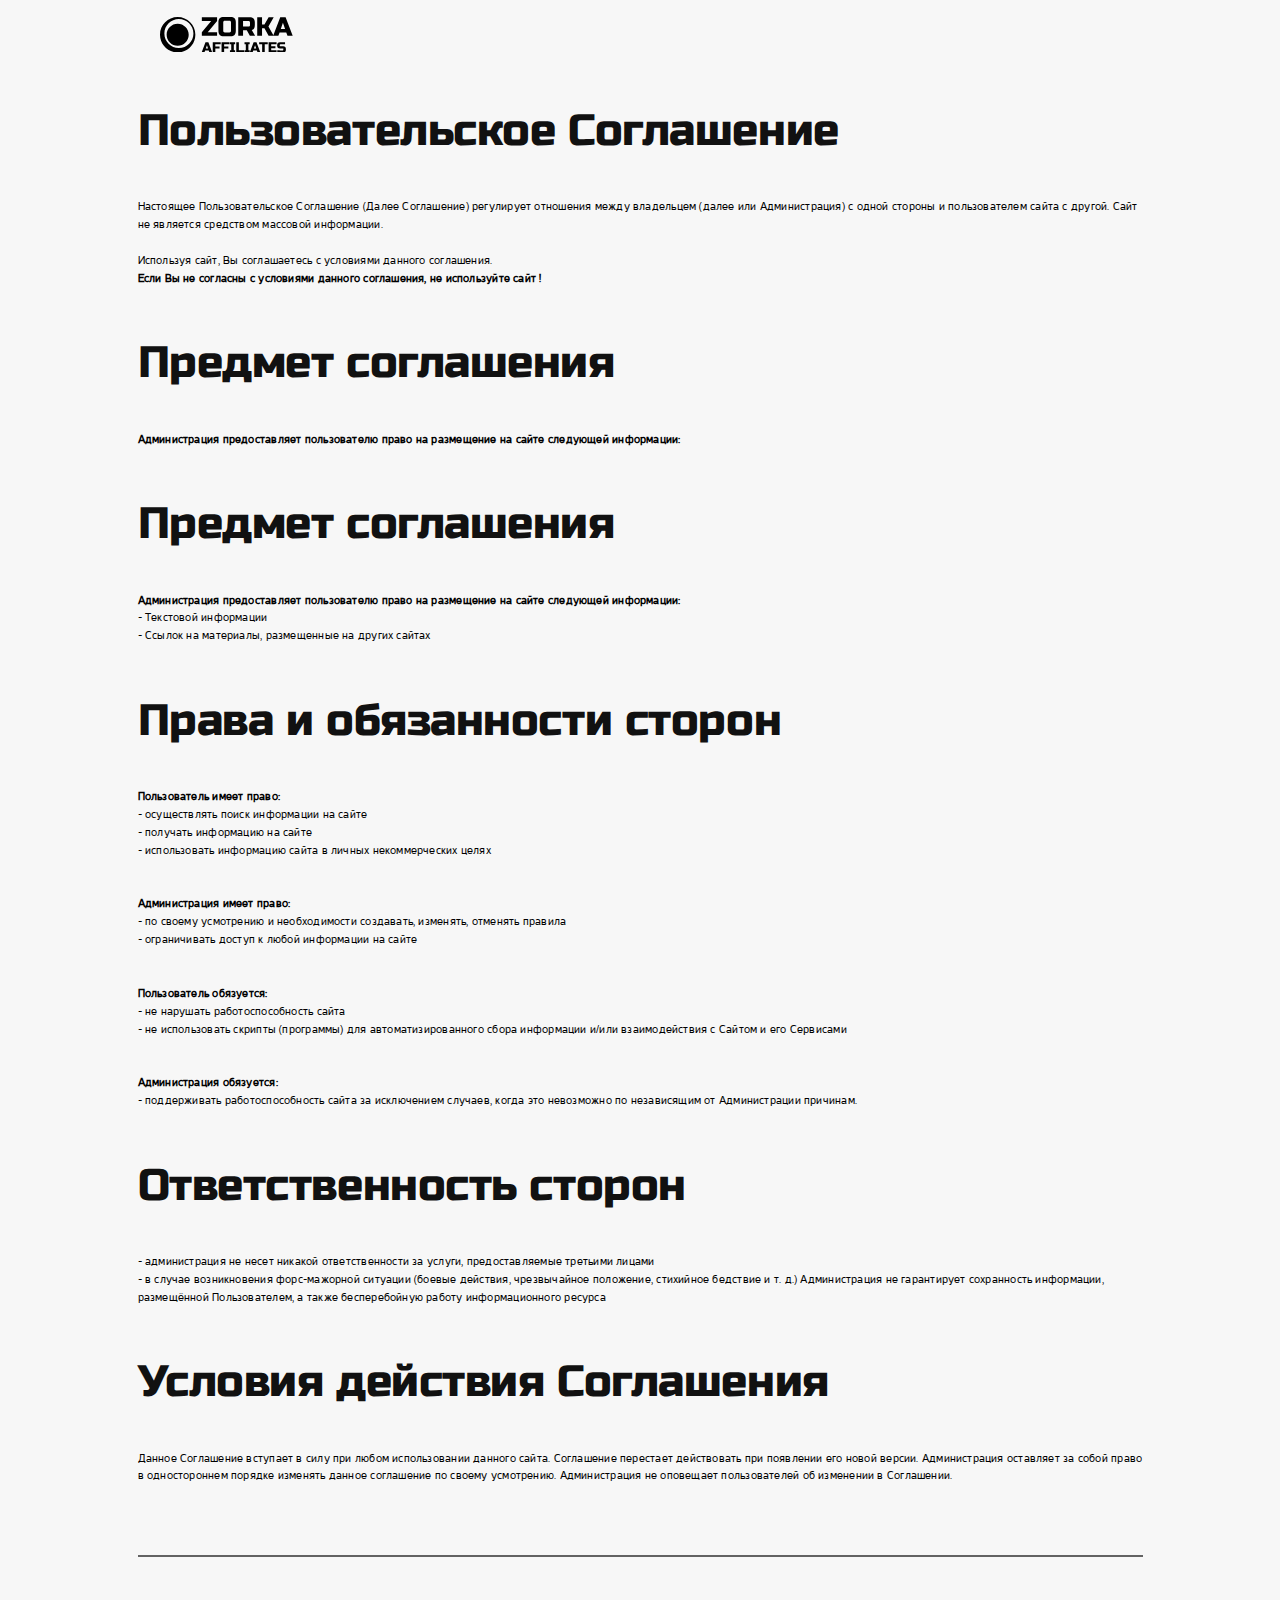
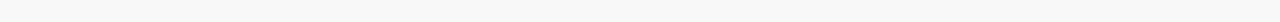
<file: policyterms.html>
<!DOCTYPE html>
<html lang="en">

<head>
    <meta charset="UTF-8">
    <meta http-equiv="X-UA-Compatible" content="IE=edge">
    <meta name="viewport" content="width=device-width, initial-scale=1.0">
    <title>Zorka.Affiliates</title>
    <link rel="stylesheet" href="styles.css">
    <link rel="preconnect" href="https://fonts.googleapis.com">
    <link rel="preconnect" href="https://fonts.gstatic.com" crossorigin>
    <link href="https://fonts.googleapis.com/css2?family=Russo+One&display=swap" rel="stylesheet">
</head>

<body class="body">

    <section class="body__section section body__section-main body__section-main-privacy">
        <header class="header header__container header__container-privacy header-privacy "
            style="display: grid; grid-template-columns: 1fr auto 1fr;">

            <div class="logo header__logo"><a href="index.html">
                    <svg class="logo__image" viewBox="0 0 193 52" fill="none" xmlns="http://www.w3.org/2000/svg">
                        <path
                            d="M64.7161 51.2928H60.6475L66.1767 36.6874H70.3496L75.8788 51.2928H71.8102L70.8712 48.6847H65.655L64.7161 51.2928ZM66.5939 45.9723H69.9323L68.2631 41.069L66.5939 45.9723Z"
                            fill="black" />
                        <path
                            d="M80.4683 51.2928H76.7126V36.6874H88.2926V39.6085H80.4683V43.0512H86.6234V45.9723H80.4683V51.2928Z"
                            fill="black" />
                        <path
                            d="M93.3002 51.2928H89.5445V36.6874H101.124V39.6085H93.3002V43.0512H99.4553V45.9723H93.3002V51.2928Z"
                            fill="black" />
                        <path
                            d="M109.262 51.2928H101.75V48.3717H103.628V39.6085H101.75V36.6874H109.262V39.6085H107.384V48.3717H109.262V51.2928Z"
                            fill="black" />
                        <path d="M114.685 48.3717H122.301V51.2928H110.929V36.6874H114.685V48.3717Z" fill="black" />
                        <path
                            d="M130.443 51.2928H122.932V48.3717H124.809V39.6085H122.932V36.6874H130.443V39.6085H128.565V48.3717H130.443V51.2928Z"
                            fill="black" />
                        <path
                            d="M134.719 51.2928H130.65L136.179 36.6874H140.352L145.881 51.2928H141.813L140.874 48.6847H135.657L134.719 51.2928ZM136.596 45.9723H139.935L138.266 41.069L136.596 45.9723Z"
                            fill="black" />
                        <path d="M152.342 51.2928H148.586V39.6085H144.205V36.6874H156.724V39.6085H152.342V51.2928Z"
                            fill="black" />
                        <path
                            d="M169.558 51.2928H157.978V36.6874H169.558V39.6085H161.734V42.4252H167.889V45.3463H161.734V48.3717H169.558V51.2928Z"
                            fill="black" />
                        <path
                            d="M170.575 48.2674C174.387 48.4761 176.967 48.5804 178.316 48.5804C178.636 48.5804 178.887 48.49 179.067 48.3091C179.262 48.1144 179.36 47.8571 179.36 47.5371V45.6593H174.561C173.1 45.6593 172.036 45.3324 171.368 44.6787C170.715 44.011 170.388 42.9469 170.388 41.4863V40.8604C170.388 39.3998 170.715 38.3427 171.368 37.6889C172.036 37.0212 173.1 36.6874 174.561 36.6874H181.884V39.6085H175.395C174.561 39.6085 174.143 40.0258 174.143 40.8604V41.2777C174.143 42.1123 174.561 42.5296 175.395 42.5296H179.151C180.514 42.5296 181.516 42.8495 182.155 43.4894C182.795 44.1292 183.115 45.1307 183.115 46.4939V47.5371C183.115 48.9003 182.795 49.9018 182.155 50.5417C181.516 51.1815 180.514 51.5015 179.151 51.5015C178.442 51.5015 177.69 51.4876 176.898 51.4597L174.978 51.3763C173.559 51.3067 172.092 51.2094 170.575 51.0842V48.2674Z"
                            fill="black" />
                        <path
                            d="M83.033 5.7958L69.4152 22.024H83.033V27.4334H60.8555V22.024L74.4732 5.7958H60.8555V0.386386H83.033V5.7958Z"
                            fill="black" />
                        <path
                            d="M103.279 7.72773C103.279 6.18218 102.501 5.40941 100.944 5.40941H94.33C92.7737 5.40941 91.9955 6.18218 91.9955 7.72773V20.0921C91.9955 21.6376 92.7737 22.4104 94.33 22.4104H100.944C102.501 22.4104 103.279 21.6376 103.279 20.0921V7.72773ZM110.282 20.0921C110.282 22.7968 109.66 24.7674 108.415 26.0038C107.196 27.2145 105.224 27.8198 102.501 27.8198H92.7737C90.0501 27.8198 88.0658 27.2145 86.8207 26.0038C85.6016 24.7674 84.9921 22.7968 84.9921 20.0921V7.72773C84.9921 5.02302 85.6016 3.06533 86.8207 1.85465C88.0658 0.618218 90.0501 0 92.7737 0H102.501C105.224 0 107.196 0.618218 108.415 1.85465C109.66 3.06533 110.282 5.02302 110.282 7.72773V20.0921Z"
                            fill="black" />
                        <path
                            d="M113.802 0.386386H130.144C132.867 0.386386 134.838 1.0046 136.058 2.24104C137.303 3.45172 137.925 5.40941 137.925 8.11412V11.5916C137.925 13.7296 137.562 15.3911 136.836 16.576C136.135 17.7609 135.007 18.5465 133.451 18.9329L138.314 27.4334H130.727L126.253 19.3193H120.806V27.4334H113.802V0.386386ZM130.922 8.11412C130.922 6.56857 130.144 5.7958 128.587 5.7958H120.806V13.9099H128.587C130.144 13.9099 130.922 13.1371 130.922 11.5916V8.11412Z"
                            fill="black" />
                        <path
                            d="M148.42 27.4334H141.416V0.386386H148.42V11.012H151.921L157.991 0.386386H165.383L157.758 13.7167L165.345 27.4334H157.952L151.921 16.4214H148.42V27.4334Z"
                            fill="black" />
                        <path
                            d="M172.184 27.4334H164.597L174.907 0.386386H182.689L193 27.4334H185.413L183.662 22.6036H173.935L172.184 27.4334ZM175.686 17.5806H181.911L178.798 8.5005L175.686 17.5806Z"
                            fill="black" />
                        <path
                            d="M9.66171 25.8469C9.66171 34.7151 16.8483 41.9016 25.7165 41.9016C34.5847 41.9016 41.7712 34.7151 41.7712 25.8469C41.7712 16.9786 34.5847 9.79209 25.7165 9.79209C16.8483 9.78758 9.66171 16.9786 9.66171 25.8469ZM6.36149 24.0705C6.36149 12.4025 15.8203 2.94368 27.4883 2.94368C39.1563 2.94368 48.6152 12.4025 48.6152 24.0705C48.6152 35.7385 39.1563 45.1973 27.4883 45.1973C15.8203 45.1973 6.36149 35.7385 6.36149 24.0705ZM0 25.8469C0 40.0486 11.5147 51.5633 25.7165 51.5633C39.9183 51.5633 51.433 40.0486 51.433 25.8469C51.433 11.6451 39.9183 0.130371 25.7165 0.130371C11.5147 0.130371 0 11.6406 0 25.8469Z"
                            fill="black" />
                    </svg>
                </a>
            </div>
        </header>
    </section>
    <section class="body__section section section__content section__text-margin body__section-privacy">
        <div class="section__container">
            <div id="whoweare" class="container__item">
                <div class="section__tittle section__tittle-main section__tittle-left">
                    <h2 class="tittle tittle-2 tittle-2-privacy">Пользовательское Соглашение</h2>
                </div>
                <p class="text section__text section__text-m section__text-m-privacy">Настоящее Пользовательское
                    Соглашение (Далее Соглашение) регулирует отношения между владельцем (далее или Администрация) с
                    одной стороны и пользователем сайта с другой.
                    Сайт не является средством массовой информации.<br><br>

                    Используя сайт, Вы соглашаетесь с условиями данного соглашения.<br>
                    <b> Если Вы не согласны с условиями данного соглашения, не используйте сайт !</b>

                </p>
            </div>
        </div>
    </section>
    <section class="body__section section section__content section__text-margin body__section-privacy">
        <div class="section__container">
            <div id="whoweare" class="container__item">
                <div class="section__tittle section__tittle-main section__tittle-left">
                    <h2 class="tittle tittle-2 tittle-2-privacy">Предмет соглашения</h2>
                </div>
                <p class="text section__text section__text-m section__text-m-privacy"><b>Администрация предоставляет
                        пользователю право на размещение на сайте следующей информации:</b>

                </p>
            </div>
        </div>
    </section>
    <section class="body__section section section__content section__text-margin body__section-privacy">
        <div class="section__container">
            <div id="whoweare" class="container__item">
                <div class="section__tittle section__tittle-main section__tittle-left">
                    <h2 class="tittle tittle-2 tittle-2-privacy">Предмет соглашения</h2>
                </div>
                <p class="text section__text section__text-m section__text-m-privacy"><b>Администрация предоставляет
                    пользователю право на размещение на сайте следующей информации:</b><br>
                    - Текстовой информации<br>
                    - Ссылок на материалы, размещенные на других сайтах

                </p>
            </div>
        </div>
    </section>
    <section class="body__section section section__content section__text-margin body__section-privacy">
        <div class="section__container">
            <div id="whoweare" class="container__item">
                <div class="section__tittle section__tittle-main section__tittle-left">
                    <h2 class="tittle tittle-2 tittle-2-privacy">Права и обязанности сторон</h2>
                </div>
                <p class="text section__text section__text-m section__text-m-privacy"><b>Пользователь имеет право:</b><br>
                    - осуществлять поиск информации на сайте<br>
                    - получать информацию на сайте<br>
                    - использовать информацию сайта в личных некоммерческих целях<br>
                    <br><br>
                   <b> Администрация имеет право:</b><br>
                    - по своему усмотрению и необходимости создавать, изменять, отменять правила<br>
                    - ограничивать доступ к любой информации на сайте<br>
                    <br><br>
                   <b> Пользователь обязуется:</b><br>
                    - не нарушать работоспособность сайта<br>
                    - не использовать скрипты (программы) для автоматизированного сбора информации и/или взаимодействия
                    с Сайтом и его Сервисами<br>
                    <br><br>
                   <b> Администрация обязуется:</b><br>
                    - поддерживать работоспособность сайта за исключением случаев, когда это невозможно по независящим
                    от Администрации причинам.<br>

                </p>
            </div>
        </div>
    </section>
    <section class="body__section section section__content section__text-margin body__section-privacy">
        <div class="section__container">
            <div id="whoweare" class="container__item">
                <div class="section__tittle section__tittle-main section__tittle-left">
                    <h2 class="tittle tittle-2 tittle-2-privacy">Ответственность сторон</h2>
                </div>
                <p class="text section__text section__text-m section__text-m-privacy">- администрация не несет никакой
                    ответственности за услуги, предоставляемые третьими лицами<br>
                    - в случае возникновения форс-мажорной ситуации (боевые действия, чрезвычайное положение, стихийное
                    бедствие и т. д.) Администрация не гарантирует сохранность информации, размещённой Пользователем, а
                    также бесперебойную работу информационного ресурса
                </p>
            </div>
        </div>
    </section>
    <section class="body__section section section__content section__text-margin body__section-privacy">
        <div class="section__container">
            <div id="whoweare" class="container__item">
                <div class="section__tittle section__tittle-main section__tittle-left">
                    <h2 class="tittle tittle-2 tittle-2-privacy">Условия действия Соглашения                    </h2>
                </div>
                <p class="text section__text section__text-m section__text-m-privacy">Данное Соглашение вступает в силу при любом использовании данного сайта.
                    Соглашение перестает действовать при появлении его новой версии.
                    Администрация оставляет за собой право в одностороннем порядке изменять данное соглашение по своему усмотрению.
                    Администрация не оповещает пользователей об изменении в Соглашении.
                    
                </p>
            </div>
        </div>
    </section>
    <footer class="body__section section section__content  footer">
        <menu class="footer__menu menu footer__menu-privacy">
        </menu>
    </footer>
</body>

</html>
</file>
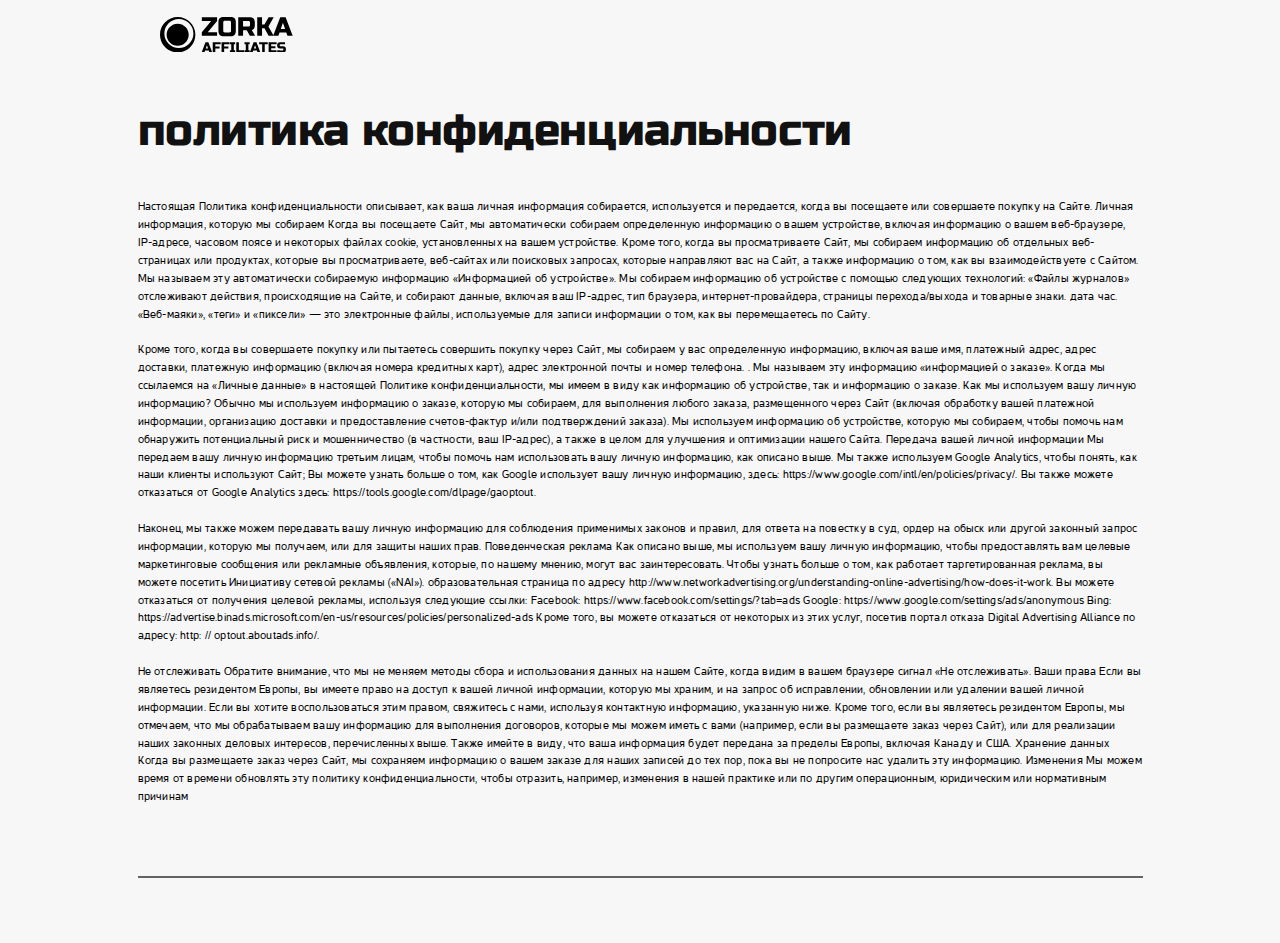
<file: privacypolicy.html>
<!DOCTYPE html>
<html lang="en">

<head>
    <meta charset="UTF-8">
    <meta http-equiv="X-UA-Compatible" content="IE=edge">
    <meta name="viewport" content="width=device-width, initial-scale=1.0">
    <title>Zorka.Affiliates</title>
    <link rel="stylesheet" href="styles.css">
    <link rel="preconnect" href="https://fonts.googleapis.com">
    <link rel="preconnect" href="https://fonts.gstatic.com" crossorigin>
    <link href="https://fonts.googleapis.com/css2?family=Russo+One&display=swap" rel="stylesheet">
</head>

<body class="body">

    <section class="body__section section body__section-main body__section-main-privacy">
        <header class="header header__container header__container-privacy header-privacy "
            style="display: grid; grid-template-columns: 1fr auto 1fr;">

            <div class="logo header__logo"><a href="index.html">
                    <svg class="logo__image" viewBox="0 0 193 52" fill="none" xmlns="http://www.w3.org/2000/svg">
                        <path
                            d="M64.7161 51.2928H60.6475L66.1767 36.6874H70.3496L75.8788 51.2928H71.8102L70.8712 48.6847H65.655L64.7161 51.2928ZM66.5939 45.9723H69.9323L68.2631 41.069L66.5939 45.9723Z"
                            fill="black" />
                        <path
                            d="M80.4683 51.2928H76.7126V36.6874H88.2926V39.6085H80.4683V43.0512H86.6234V45.9723H80.4683V51.2928Z"
                            fill="black" />
                        <path
                            d="M93.3002 51.2928H89.5445V36.6874H101.124V39.6085H93.3002V43.0512H99.4553V45.9723H93.3002V51.2928Z"
                            fill="black" />
                        <path
                            d="M109.262 51.2928H101.75V48.3717H103.628V39.6085H101.75V36.6874H109.262V39.6085H107.384V48.3717H109.262V51.2928Z"
                            fill="black" />
                        <path d="M114.685 48.3717H122.301V51.2928H110.929V36.6874H114.685V48.3717Z" fill="black" />
                        <path
                            d="M130.443 51.2928H122.932V48.3717H124.809V39.6085H122.932V36.6874H130.443V39.6085H128.565V48.3717H130.443V51.2928Z"
                            fill="black" />
                        <path
                            d="M134.719 51.2928H130.65L136.179 36.6874H140.352L145.881 51.2928H141.813L140.874 48.6847H135.657L134.719 51.2928ZM136.596 45.9723H139.935L138.266 41.069L136.596 45.9723Z"
                            fill="black" />
                        <path d="M152.342 51.2928H148.586V39.6085H144.205V36.6874H156.724V39.6085H152.342V51.2928Z"
                            fill="black" />
                        <path
                            d="M169.558 51.2928H157.978V36.6874H169.558V39.6085H161.734V42.4252H167.889V45.3463H161.734V48.3717H169.558V51.2928Z"
                            fill="black" />
                        <path
                            d="M170.575 48.2674C174.387 48.4761 176.967 48.5804 178.316 48.5804C178.636 48.5804 178.887 48.49 179.067 48.3091C179.262 48.1144 179.36 47.8571 179.36 47.5371V45.6593H174.561C173.1 45.6593 172.036 45.3324 171.368 44.6787C170.715 44.011 170.388 42.9469 170.388 41.4863V40.8604C170.388 39.3998 170.715 38.3427 171.368 37.6889C172.036 37.0212 173.1 36.6874 174.561 36.6874H181.884V39.6085H175.395C174.561 39.6085 174.143 40.0258 174.143 40.8604V41.2777C174.143 42.1123 174.561 42.5296 175.395 42.5296H179.151C180.514 42.5296 181.516 42.8495 182.155 43.4894C182.795 44.1292 183.115 45.1307 183.115 46.4939V47.5371C183.115 48.9003 182.795 49.9018 182.155 50.5417C181.516 51.1815 180.514 51.5015 179.151 51.5015C178.442 51.5015 177.69 51.4876 176.898 51.4597L174.978 51.3763C173.559 51.3067 172.092 51.2094 170.575 51.0842V48.2674Z"
                            fill="black" />
                        <path
                            d="M83.033 5.7958L69.4152 22.024H83.033V27.4334H60.8555V22.024L74.4732 5.7958H60.8555V0.386386H83.033V5.7958Z"
                            fill="black" />
                        <path
                            d="M103.279 7.72773C103.279 6.18218 102.501 5.40941 100.944 5.40941H94.33C92.7737 5.40941 91.9955 6.18218 91.9955 7.72773V20.0921C91.9955 21.6376 92.7737 22.4104 94.33 22.4104H100.944C102.501 22.4104 103.279 21.6376 103.279 20.0921V7.72773ZM110.282 20.0921C110.282 22.7968 109.66 24.7674 108.415 26.0038C107.196 27.2145 105.224 27.8198 102.501 27.8198H92.7737C90.0501 27.8198 88.0658 27.2145 86.8207 26.0038C85.6016 24.7674 84.9921 22.7968 84.9921 20.0921V7.72773C84.9921 5.02302 85.6016 3.06533 86.8207 1.85465C88.0658 0.618218 90.0501 0 92.7737 0H102.501C105.224 0 107.196 0.618218 108.415 1.85465C109.66 3.06533 110.282 5.02302 110.282 7.72773V20.0921Z"
                            fill="black" />
                        <path
                            d="M113.802 0.386386H130.144C132.867 0.386386 134.838 1.0046 136.058 2.24104C137.303 3.45172 137.925 5.40941 137.925 8.11412V11.5916C137.925 13.7296 137.562 15.3911 136.836 16.576C136.135 17.7609 135.007 18.5465 133.451 18.9329L138.314 27.4334H130.727L126.253 19.3193H120.806V27.4334H113.802V0.386386ZM130.922 8.11412C130.922 6.56857 130.144 5.7958 128.587 5.7958H120.806V13.9099H128.587C130.144 13.9099 130.922 13.1371 130.922 11.5916V8.11412Z"
                            fill="black" />
                        <path
                            d="M148.42 27.4334H141.416V0.386386H148.42V11.012H151.921L157.991 0.386386H165.383L157.758 13.7167L165.345 27.4334H157.952L151.921 16.4214H148.42V27.4334Z"
                            fill="black" />
                        <path
                            d="M172.184 27.4334H164.597L174.907 0.386386H182.689L193 27.4334H185.413L183.662 22.6036H173.935L172.184 27.4334ZM175.686 17.5806H181.911L178.798 8.5005L175.686 17.5806Z"
                            fill="black" />
                        <path
                            d="M9.66171 25.8469C9.66171 34.7151 16.8483 41.9016 25.7165 41.9016C34.5847 41.9016 41.7712 34.7151 41.7712 25.8469C41.7712 16.9786 34.5847 9.79209 25.7165 9.79209C16.8483 9.78758 9.66171 16.9786 9.66171 25.8469ZM6.36149 24.0705C6.36149 12.4025 15.8203 2.94368 27.4883 2.94368C39.1563 2.94368 48.6152 12.4025 48.6152 24.0705C48.6152 35.7385 39.1563 45.1973 27.4883 45.1973C15.8203 45.1973 6.36149 35.7385 6.36149 24.0705ZM0 25.8469C0 40.0486 11.5147 51.5633 25.7165 51.5633C39.9183 51.5633 51.433 40.0486 51.433 25.8469C51.433 11.6451 39.9183 0.130371 25.7165 0.130371C11.5147 0.130371 0 11.6406 0 25.8469Z"
                            fill="black" />
                    </svg>
                </a>
            </div>
        </header>
    </section>
    <section class="body__section section section__content section__text-margin body__section-privacy">
        <div class="section__container">
            <div id="whoweare" class="container__item">
                <div class="section__tittle section__tittle-main section__tittle-left">
                    <h2 class="tittle tittle-2 tittle-2-privacy">политика конфиденциальности</h2>
                </div>
                <p class="text section__text section__text-m section__text-m-privacy">Настоящая Политика конфиденциальности описывает, как ваша
                    личная информация собирается, используется и передается, когда вы посещаете или совершаете покупку
                    на Сайте. Личная информация, которую мы собираем Когда вы посещаете Сайт, мы автоматически собираем
                    определенную информацию о вашем устройстве, включая информацию о вашем веб-браузере, IP-адресе,
                    часовом поясе и некоторых файлах cookie, установленных на вашем устройстве. Кроме того, когда вы
                    просматриваете Сайт, мы собираем информацию об отдельных веб-страницах или продуктах, которые вы
                    просматриваете, веб-сайтах или поисковых запросах, которые направляют вас на Сайт, а также
                    информацию о том, как вы взаимодействуете с Сайтом. Мы называем эту автоматически собираемую
                    информацию «Информацией об устройстве». Мы собираем информацию об устройстве с помощью следующих
                    технологий: «Файлы журналов» отслеживают действия, происходящие на Сайте, и собирают данные, включая
                    ваш IP-адрес, тип браузера, интернет-провайдера, страницы перехода/выхода и товарные знаки. дата
                    час. «Веб-маяки», «теги» и «пиксели» — это электронные файлы, используемые для записи информации о
                    том, как вы перемещаетесь по Сайту.
<br><br>
                    Кроме того, когда вы совершаете покупку или пытаетесь совершить покупку через Сайт, мы собираем у
                    вас определенную информацию, включая ваше имя, платежный адрес, адрес доставки, платежную информацию
                    (включая номера кредитных карт), адрес электронной почты и номер телефона. . Мы называем эту
                    информацию «информацией о заказе». Когда мы ссылаемся на «Личные данные» в настоящей Политике
                    конфиденциальности, мы имеем в виду как информацию об устройстве, так и информацию о заказе. Как мы
                    используем вашу личную информацию? Обычно мы используем информацию о заказе, которую мы собираем,
                    для выполнения любого заказа, размещенного через Сайт (включая обработку вашей платежной информации,
                    организацию доставки и предоставление счетов-фактур и/или подтверждений заказа). Мы используем
                    информацию об устройстве, которую мы собираем, чтобы помочь нам обнаружить потенциальный риск и
                    мошенничество (в частности, ваш IP-адрес), а также в целом для улучшения и оптимизации нашего Сайта.
                    Передача вашей личной информации Мы передаем вашу личную информацию третьим лицам, чтобы помочь нам
                    использовать вашу личную информацию, как описано выше. Мы также используем Google Analytics, чтобы
                    понять, как наши клиенты используют Сайт; Вы можете узнать больше о том, как Google использует вашу
                    личную информацию, здесь: https://www.google.com/intl/en/policies/privacy/. Вы также можете
                    отказаться от Google Analytics здесь: https://tools.google.com/dlpage/gaoptout.
                    <br><br>
                    Наконец, мы также можем передавать вашу личную информацию для соблюдения применимых законов и
                    правил, для ответа на повестку в суд, ордер на обыск или другой законный запрос информации, которую
                    мы получаем, или для защиты наших прав. Поведенческая реклама Как описано выше, мы используем вашу
                    личную информацию, чтобы предоставлять вам целевые маркетинговые сообщения или рекламные объявления,
                    которые, по нашему мнению, могут вас заинтересовать. Чтобы узнать больше о том, как работает
                    таргетированная реклама, вы можете посетить Инициативу сетевой рекламы («NAI»). образовательная
                    страница по адресу
                    http://www.networkadvertising.org/understanding-online-advertising/how-does-it-work. Вы можете
                    отказаться от получения целевой рекламы, используя следующие ссылки: Facebook:
                    https://www.facebook.com/settings/?tab=ads Google: https://www.google.com/settings/ads/anonymous
                    Bing: https://advertise.binads.microsoft.com/en-us/resources/policies/personalized-ads Кроме того,
                    вы можете отказаться от некоторых из этих услуг, посетив портал отказа Digital Advertising Alliance
                    по адресу: http: // optout.aboutads.info/.
                    <br><br>
                    Не отслеживать Обратите внимание, что мы не меняем методы сбора и использования данных на нашем
                    Сайте, когда видим в вашем браузере сигнал «Не отслеживать». Ваши права Если вы являетесь резидентом
                    Европы, вы имеете право на доступ к вашей личной информации, которую мы храним, и на запрос об
                    исправлении, обновлении или удалении вашей личной информации. Если вы хотите воспользоваться этим
                    правом, свяжитесь с нами, используя контактную информацию, указанную ниже. Кроме того, если вы
                    являетесь резидентом Европы, мы отмечаем, что мы обрабатываем вашу информацию для выполнения
                    договоров, которые мы можем иметь с вами (например, если вы размещаете заказ через Сайт), или для
                    реализации наших законных деловых интересов, перечисленных выше. Также имейте в виду, что ваша
                    информация будет передана за пределы Европы, включая Канаду и США. Хранение данных Когда вы
                    размещаете заказ через Сайт, мы сохраняем информацию о вашем заказе для наших записей до тех пор,
                    пока вы не попросите нас удалить эту информацию. Изменения Мы можем время от времени обновлять эту
                    политику конфиденциальности, чтобы отразить, например, изменения в нашей практике или по другим
                    операционным, юридическим или нормативным причинам
                </p>
            </div>
        </div>
    </section>
    <footer class="body__section section section__content  footer">
        <menu class="footer__menu menu footer__menu-privacy">
        </menu>
    </footer>
</body>

</html>
</file>
<file: styles.css>
@font-face {
    font-family: "Casper";
    src: url("Casper/Casper.woff");
    font-weight: normal;
    font-style: normal;
    font-display: swap;
}

html {
    background: #f7f7f7;
    background-size: cover;
    color: #000000;
    scroll-behavior: smooth;
    font-size: 16px;
}

a {
    text-decoration: none;
    color: #ffffff;
}

.body {
    margin: 0px;
    /* padding: 8.8vw 12.5vw; */
    position: relative;
}

.header {
    display: grid;
    grid-template-columns: 1fr auto 1fr;
    justify-content: space-between;
    align-items: center;
    padding: 0px;
    margin-bottom: 7.15rem;
    width: 100%;
}

.login {
    font-family: "Russo One";
    font-style: normal;
    font-weight: 400;
    font-size: 1.25rem;
    line-height: 1.5rem;
    text-align: right;
    letter-spacing: 0.04em;
    color: #181818;
}

.header__menu {
    padding: 0px;
    font-style: normal;
    margin: 0px;
}

.footer__menu {
    display: flex;
    align-items: center;
    margin: 0px;
    padding: 1.875rem 0px 0px 0px;
    border-top: 0.2vw rgba(0, 0, 0, 0.6) solid;
}

.copyright {
    font-family: "Russo One";
    font-style: normal;
    font-weight: 400;
    font-size: 0.875rem;
    line-height: 1.0625rem;
    letter-spacing: 0.02em;
    color: #000000;
    margin: 0 0 0 13.375rem;
}

.navigation__list {
    list-style-type: none;
    grid-template-columns: repeat(3, auto);
    justify-content: space-between;
    margin: 0vw;
    padding: 0px;
    display: grid;
    column-gap: 1.4375rem;
}

.navigation__list li:hover {
    cursor: pointer;
}

.navigation__list-item {
    text-transform: uppercase;
    font-family: "Russo One";
    font-style: normal;
    font-weight: 400;
    color: #000000;
}

.navigation__list-items {
    grid-template-columns: auto;
    row-gap: 24px;
    margin-top: 64px;
}

.navigation__list-item-special {
    font-weight: 500;
    font-size: 16px;
    line-height: 20px;
    letter-spacing: 0.15px;
}

.navigation__list-item li:hover {
    cursor: pointer;
}

.section__tittle-main {
    display: grid;
    justify-content: center;
    justify-items: center;
    width: 100%;
}

.contacts {
    display: flex;
    column-gap: 10.75rem;
    max-width: 75rem;
    /* flex-wrap: wrap; */
    row-gap: 2.1429rem;
}

.contant__image {
    max-width: 7.375rem;
    max-height: 7.375rem;
}

.contact__item {
    display: flex;
    width: fit-content;
    column-gap: 2.5rem;
    align-items: center;
}

.contact__tittle {
    font-family: "Russo One";
    font-style: normal;
    font-weight: 400;
    font-size: 2rem;
    line-height: 2.4375rem;
    letter-spacing: 0.02em;
    color: #000000;
    margin: 0 0 2.625rem 0;
}

.contact__social {
    font-family: "Russo One";
    font-style: normal;
    font-weight: 400;
    line-height: 1.1875rem;
    margin: 0 0 0.625rem 0;
}

.contact__social:last-child {
    margin: 0;
}

.section__tittle-left {
    justify-content: left;
    justify-items: left;
    width: fit-content;
}

.text__meet {
    font-family: "Russo One";
    font-style: normal;
    font-weight: 400;
    font-size: 2rem;
    line-height: 2.4375rem;
    letter-spacing: -0.01em;
    color: #000000;
    margin: 0 0 1.875rem 0;
}

.tittle {
    margin: 0px;
    width: fit-content;
    font-family: "Russo One";
    font-style: normal;
    font-weight: 400;
    color: #111111;
}

.subtittle__main {
    font-size: 3rem;
    letter-spacing: -0.01em;
    margin-bottom: 0.3125rem;
}

.subtittle__main-adkey {
    letter-spacing: 0.04em;
    margin-bottom: 3.125rem;
}

.subtittle {
    font-size: 2rem;
    letter-spacing: -0.01em;
}

.tittle-2 {
    margin: 0px 0px 2.5rem 0px;
    font-size: 4rem;
    line-height: 4.8125rem;
    letter-spacing: -0.01em;
}

.tittle-2-main {
    font-size: 2.7vw;
    margin: 0px;
}

.tittle-1 {
    margin: 0;
    font-style: normal;
    font-weight: 400;
    font-size: 6rem;
    letter-spacing: 0.04em;
}

.section {
    display: grid;
}

.text {
    font-family: "Casper";
    font-style: normal;
    font-weight: 400;
    letter-spacing: 0.02em;
    color: #000000;
    margin: 0px;
    line-height: 1.625rem;
    min-width: 17rem;
}

.sextion__text-main {
    max-width: 46%;
    font-size: 1.2vw;
    margin-top: 1.9vw;
    margin-bottom: 2.9vw;
}

.button {
    margin: 0px;
    padding: 1.0625rem 0 1.0625rem 0;
    background: #b28dff;
    border: 0.25rem solid #000000;
    border-radius: 0.9375rem;
    font-family: "Russo One";
    font-style: normal;
    font-weight: 400;
    font-size: 2.5rem;
    letter-spacing: -0.01em;
    color: #0d0b0b;
    box-sizing: border-box;
    transform: background;
}

.button:hover {
    transition: 0.2s ease-in-out;
    background: linear-gradient(180deg, #9060f5 8.85%, rgba(88, 27, 215, 0) 85.94%);
}

.button:active {
    transition: 0.2s ease-in-out;
    background: #9060f5;
}

.button__main {
    width: 53vw;
    margin: 3.438rem auto 0 auto;
}

.section__button {
    width: fit-content;
    background: #ca082b;
    padding: 1vw 6.5vw;
    margin-bottom: 5.7vw;
}

.suction__plusses {
    display: flex;
    justify-content: space-between;
    border-bottom: 0.13vw solid #d9d9d9;
    padding-bottom: 1.4vw;
}

.reason {
    display: grid;
    justify-items: center;
}

.reason__s {
    font-family: "Inter", sans-serif;
    font-style: normal;
    font-weight: 600;
    font-size: 1vw;
    text-align: center;
}

.reason__l {
    font-family: "Furore";
    font-style: normal;
    font-weight: 400;
    font-size: 4vw;
}

.body__section {
    padding: 11.25rem 12.5rem 0 12.5rem;
}

/* .section__content {
    padding-top: 0px;
    padding-bottom: 11vw;
}
.section__content-right {
    padding-right: 0px;
} */

/* .section__content-contacts {
    justify-content: start;
} */

.body__section-main {
    /* margin-bottom: 12.8vw;
    margin-top: 4vw; */
    background-image: url(img/image.png);
    background-size: cover;
    padding: 1.5rem 12.5vw 0 12.5vw;
    position: relative;
    background-repeat: no-repeat;
    z-index: 1;
}

.coins {
    position: absolute;
    width: 100%;
    top: 2.8125rem;
    z-index: -1;
}

/* .body__section-main::before{
    background: linear-gradient(0deg, rgba(0, 0, 0, 0.05), rgba(0, 0, 0, 0.05));
    content: '';
    display: block;
    height: 100%;
    position: absolute;
    width: 100%;
  } */
/* .body__section-main::before {
    background: linear-gradient(180deg, rgba(0, 0, 0, 0) 0%, #000000 100%);
    content: "";
    display: block;
    height: 25%;
    bottom: 5vw;
    position: absolute;
    width: 100%;
    z-index: -1;
} */

.circles {
    position: absolute;
    top: 60vw;
    z-index: -1;
}

.lines {
    position: absolute;
    top: 94vw;
    z-index: -1;
}

.circle_s {
    position: absolute;
    top: 94vw;
    z-index: -1;
    left: 25vw;
}

/* .line {
    position: absolute;
    opacity: 85%;
}
.line__top {
    margin-left: auto;
    margin-right: auto;
    width: 75vw;
    left: 0;
    right: 0;
}
.line__bottom {
    margin-left: auto;
    margin-right: auto;
    width: 75vw;
    left: 0;
    right: 0;
    bottom: 10vw;
}
.line__left {
    margin-top: auto;
    margin-bottom: auto;
    top: 0;
    bottom: 0;
    left: 0;
    width: 1.86vw;
}
.line__right {
    margin-top: auto;
    margin-bottom: auto;
    right: 0;
    top: 0;
    bottom: 0;
    width: 1.86vw;
} */

.logo__image {
    width: 12.0625rem;
    margin-right: auto;
}

.section__container {
    display: flex;
    justify-content: space-between;
    align-items: center;
}

.container__item-phones {
    display: flex;
    justify-content: right;
    align-items: flex-end;
}

.photo__right {
    width: 36.6875rem;
}

.photo__zews {
    height: 42.375rem;
    display: block;
    margin-left: -7rem;
}

.container__item-zews {
    position: relative;
}

/* .container__item-zews::before {
    content: url(img/Ellipse.png);
    position: absolute;
    top: -120%;
    transform: scale(0.27);
    left: -152%;
    z-index: -1;
} */

.tittle-2-s {
    font-size: 3.875rem;
}

.tittle-2-s-ru {
    font-size: 3.75rem;
}

.button__body {
    /* max-width: 36.2vw; */
    font-size: 2rem;
    line-height: 2.4375rem;
    padding: 1.3125rem 9vw 1.3125rem 9vw;
    margin-top: 3.125rem;
}

.button__body-ru {
    padding: 1.3125rem 2vw 1.3125rem 2vw;
}

.section__content-zews {
    padding-top: 1rem;
}

.section__text-m-width {
    max-width: 26rem;
}

.tablet {
    max-width: 17.2vw;
    height: fit-content;
}

.tittle-3 {
    font-family: "Russo One";
    font-style: normal;
    font-weight: 400;
    font-size: 2rem;
    line-height: 2.4375rem;
    letter-spacing: -0.01em;
    color: #000000;
    margin: 0 0 0.9375rem 0;
}

.container-right {
    justify-content: space-between;
}

.button__text-send {
    left: 6vw;
    top: 1.3vw;
}

.container__item-text {
    max-width: 33.5625rem;
}

.container__item-text-2 {
    max-width: 35.6875rem;
}

.tittle-2-margin {
    margin-bottom: 3.75rem;
}

/* .section__text-google {
    margin-bottom: 3.9vw;
    max-width: fit-content;
} */

.google {
    max-width: 11.3vw;
    height: fit-content;
}

.body__section-rules {
    /* margin-top: 21vw; */
    margin-top: 4vw;
}

.container__item-impoortant {
    display: grid;
}

.important {
    margin: 0px;
    padding: 0px;
    display: grid;
    grid-template-columns: 1fr 1fr 1fr;
    /* max-width: 75rem; */
}

/* .button__back {
    width: 17vw;
} */

.container__rules {
    align-items: flex-start;
}

.tittle-4 {
    font-size: 1.25vw;
    color: #ca082b;
    margin-bottom: 2vw;
}

.google__item {
    padding-bottom: 1vw;
}

.important__item {
    padding-bottom: 1.875rem;
    padding-top: 1.875rem;
    /* border-top: 0.125rem #b18dff96 solid; */
    border-bottom: 0.125rem #b18dff96 solid;
    list-style-type: none;
    font-family: "Russo One";
    font-style: normal;
    font-weight: 400;
    font-size: 1.25rem;
    line-height: 1.5rem;
    letter-spacing: -0.01em;
    color: #000000;
    padding-right: 27%;
}

.partners {
    display: grid;
    grid-template-columns: 1fr 1fr 1fr;
    align-items: center;
    justify-items: center;
    /* max-width: 75rem; */
}

.photo__conference {
    max-width: 35.625rem;
}

.tittle-2-meet {
    margin-bottom: 3.75rem;
}

.button__main-full {
    width: 100%;
    margin-top: 5.875rem;
}

.section__text-meet {
    max-width: 60%;
}

.partner__image {
    width: 75%;
}

.tittle-2-margin-m {
    margin-bottom: 6.8125rem;
}

.important__item-bordertop {
    border-top: 0.125rem #b18dff96 solid;
}

.important__full {
    grid-template-columns: 1fr;
}

.important__item-sections {
    border: none;
    padding-top: 0px;
    padding-bottom: 1.5vw;
    display: inline-flex;
}

.important__item-sections::before {
    content: url(img/Ellipse1.svg);
    padding-right: 1.2vw;
}

.important__item-sections:last-child {
    border: none;
    margin-bottom: 4.7vw;
    padding-bottom: 0px;
}

details {
    display: block;
    width: 100%;
    overflow: hidden;
    border: none;
    margin-bottom: 1.5rem;
    font-family: "Furore";
    font-style: normal;
    font-weight: 400;
    font-size: 24px;
    color: #efefef;
}

summary::-webkit-details-marker {
    display: none;
}

summary::-moz-list-bullet {
    list-style-type: none;
}

summary::marker {
    display: none;
}

summary {
    display: block;
    padding: 2vw 1em 1vw 0em;
    border-bottom: 1px solid #e2e8f0;
    font-size: 1.2vw;
    cursor: pointer;
    position: relative;
}

summary:before {
    right: 0.3em;
    color: transparent;
    background: url("img/crjss.png") no-repeat 50% 50% / 1em 1em;
    width: 1.5vw;
    height: 1.5vw;
    content: "";
    position: absolute;
    transition: transform 0.5s;
}

details[open] > summary:before {
    transform: rotate(45deg);
}

summary ~ * {
    padding: 0 1em 10px 1.4em;
}

details[open] summary ~ * {
    animation: sweep 0.5s ease-in-out;
}

@keyframes sweep {
    0% {
        opacity: 0;
    }

    100% {
        opacity: 1;
    }
}

/* summary:focus {
    outline: 0;
    box-shadow: inset 0 0 1px rgba(0, 0, 0, 0.3), inset 0 0 2px rgba(0, 0, 0, 0.3);
} */

.summary__text {
    font-family: "Inter", sans-serif;
    font-style: normal;
    font-weight: 400;
    font-size: 1.2vw;
    margin-top: 1vw;
}

.game {
    height: 100%;
    width: 30vw;
}

.button__none {
    display: none;
}

.logo {
    display: flex;
    justify-content: center;
    align-items: center;
    column-gap: 1vw;
}

.header__logo {
    color: white;
    /* height: 20%; */
    margin-right: auto;
    font-family: "Casper";
    font-style: normal;
    font-weight: 400;
    font-size: 1.2vw;
    text-transform: uppercase;
    color: #ffffff;
    white-space: nowrap;
}

.menu__humburger {
    display: none;
}

.menu__button {
    display: none;
}

.menu__button.cross {
    display: block;
}

.user-box {
    position: relative;
}

.user-box input {
    width: 70%;
    padding: 10px 0;
    font-size: 16px;
    color: #fff;
    margin-bottom: 3.2vw;
    border: none;
    border-bottom: 1px solid #fff;
    outline: none;
    background: transparent;
}

.user-box label {
    position: absolute;
    top: 0;
    left: 0;
    padding: 10px 0;
    color: #fff;
    pointer-events: none;
    transition: 0.5s;
    font-family: "Russo One";
    font-style: normal;
    font-weight: 700;
    font-size: 0.8vw;
    text-transform: uppercase;
    color: #ffffff;
    opacity: 0.2;
}

input[type="checkbox"i] {
    height: 1.2vw;
    width: 1.2vw;
    vertical-align: middle;
    margin: 0px;
}

input:focus ~ label {
    top: -20px;
    left: 0;
    opacity: 1;
}

.navigation__list-footer {
    grid-template-columns: repeat(3, auto);
    justify-content: left;
    column-gap: 1.875rem;
    width: fit-content;
}

.tittle-2-margin2 {
    margin-bottom: 6.5vw;
}

.tacbox {
    display: block;
    max-width: 70%;
    margin-bottom: 3vw;
    display: flex;
    column-gap: 1vw;
    align-items: center;
}

.checkbox__text {
    font-family: "Russo One";
    font-style: normal;
    font-weight: 400;
    font-size: 1vw;
    color: #909090;
}

.navigation__list-item-footer {
    font-family: "Russo One";
    font-style: normal;
    font-weight: 400;
    font-size: 0.875rem;
    line-height: 1.0625rem;
    letter-spacing: 0.02em;
    color: #000000;
    text-transform: none;
}

.footer {
    padding-top: 6.25rem;
    padding-bottom: 4.0625rem;
    /* max-width: 75rem; */
    margin-left: auto;
    margin-right: auto;
}

input#search {
    background-image: url(img/Arrow.svg);
    background-repeat: no-repeat;
    background-position: right;
}

input#search:focus {
    background-image: none;
}

.photo__zews-mob {
    display: none;
    width: 100%;
}

button {
    border: none;
    border-radius: 5px;
    padding: 0.5rem 1rem;
    background-color: dodgerblue;
    color: white;
    margin: 1rem 0;
    font-size: 1rem;
}

.wrapper {
    position: relative;
    width: 75rem;
    height: 591px;
    overflow: hidden;
    display: flex;
    align-items: flex-end;
    justify-content: center;
}

input {
    appearance: none;
    z-index: 100;
    margin-right: 0.875rem;
    width: 0.625rem;
    height: 0.625rem;
    background: #ffffff;
    opacity: 0.6;
    border-radius: 50%;
    cursor: pointer;
    margin-bottom: 2.375rem;
}

/* input:last-of-type {
    margin: 0;
} */

input:focus {
    outline: none;
}

input:checked {
    opacity: 1;
}

input + * {
    position: absolute;
    display: block;
    top: 2.5rem;
    right: 0;
    width: 100%;
    height: 100%;
    transform: translateX(100%);
    transition: transform ease-in-out 400ms;
    border-radius: 5px;
    overflow: hidden;
}

picture img {
    width: 100%;
}

section {
    padding: 1rem;
    display: flex;
    flex-direction: column;
    align-items: center;
    /* justify-content: center; */
}

input:checked + * {
    transform: translateX(0);
    z-index: 1;
}

.header__container-privacy {
    margin-bottom: 0px;
}

/* 
	just to be safe we hide every element that comes after
	each slide and that's not an input of type radio
*/
input + * + *:not(input[type="radio"]) {
    display: none;
}

/* ARROWS */

input:before {
    display: none !important;
    content: "";
    position: absolute;
    top: 50%;
    left: 1rem;
    width: 2rem;
    height: 2rem;
    background: orange;
    border-radius: 50%;
}

input:after {
    display: none !important;
    content: "";
    position: absolute;
    top: calc(50% + 1rem);
    left: 2rem;
    width: 0.5rem;
    height: 0.5rem;
    border-bottom: 1px solid #262626;
    border-left: 1px solid #262626;
    transform: translate(-25%, -50%) rotate(45deg);
}

input:checked:before,
input:checked:after {
    display: none;
}

.coinsmob {
    display: none;
}

input:checked + * + input:before {
    left: calc(100% - 3rem);
}

input:checked + * + input:after {
    left: calc(100% - 2rem);
    transform: translate(-75%, -50%) rotate(-135deg);
}

/* input:checked + * + input + * ~ input:before,
input:checked + * + input + * ~ input:after,{
	display: none;
} */

/* input:last-of-type:before {
	background: green;
} */

.section__container-meet {
    width: 75rem;
}

.header__menu-lang {
    display: none;
}

.activeLang {
    border-bottom: 3px solid black;
}

.body__section-main-privacy {
    background: none;
    height: fit-content;
}

.body__section-privacy {
    padding-top: 4.438rem;
}

.tittle-2-privacy {
    margin-bottom: 3.75rem;
}

.none {
    display: none;
}

.footer__menu-privacy {
    width: 100%;
}

b {
    font-weight: 800;
}

@media screen and (max-width: 1490px) {
    .contact__tittle {
        font-size: 1.5rem;
    }
}

@media screen and (max-width: 1390px) {
    .contacts {
        font-size: 14px;
        column-gap: 3.75rem;
    }

    .contact__tittle {
        font-size: 1.5rem;
    }
    html {
        font-size: 11px;
    }
}

@media screen and (max-width: 1080px) {
    .contacts {
        flex-wrap: wrap;
    }

    .photo__zews,
    .container__item-zews::before {
        display: none;
    }
}

@media screen and (max-width: 700px) {
    .login {
        display: none;
    }

    html {
        font-size: 14px;
    }

    /* .photo__right {
        display: none;
    } */
    /* .photo__zews {
        display: none;
    } */

    .photo__zews-mob {
        display: block;
    }

    .body {
        padding: 0px;
    }

    .lines {
        display: none;
    }

    .header__menu {
        display: none;
    }

    .header__menu-lang {
        display: grid;
        margin: 0;
        padding: 0;
    }

    /* .header__menu-lang.open {
        background-color: white;
        padding: 0px 30px 23px 30px;
    } */

    .navigation__list-lang {
        grid-template-columns: auto;
        row-gap: 0.286rem;
    }

    .menu__button {
        width: 5vw;
        display: none;
    }

    .menu__button.active {
        display: block;
        padding-right: 0;
        padding-top: 0;
        width: 2.4286rem;
        height: auto;
        justify-self: end;
    }

    .ccross {
        width: 1.929rem;
    }

    .menu__button-burger {
        justify-self: right;
        margin: 0px;
        width: 3.5vw;
    }

    .header {
        display: flex;
        align-items: center;
        justify-content: space-between;
        padding: 2vw 3vw;
    }

    .menu__button {
        width: 5vw;
        display: none;
    }

    .header__logo {
        font-size: 2.5vw;
        padding: 1.3vw 2.2vw;
        margin-left: 0px;
    }

    .header__container-js {
        display: none;
    }

    .header__container-js.active {
        display: flex;
    }

    .none {
        display: none;
    }

    .menu__navigation-burger {
        display: grid;
        padding: 0.7143rem;
        row-gap: 0.714rem;
        padding-bottom: 0px;
        width: -webkit-fill-available;
    }

    .navigation__list-item {
        font-size: 2rem;
        line-height: 2.429rem;
        letter-spacing: -0.01em;
        text-transform: none;
    }

    .navigation__list-item-mob {
        font-size: 1.143rem;
        line-height: 1.357rem;
        letter-spacing: 0.04em;
    }

    .menu__item {
        /* grid-row-start: 1; */
        display: none;
    }

    .navigation__list-item-first {
        grid-row-start: 1;
        display: block;
        position: relative;
    }

    .navigation__list-item-first::after {
        content: url(img/lang.png);
        position: absolute;
        bottom: 11%;
        right: -40%;
    }

    .menu__humburger {
        background-image: url(img/BG\ gradient.png);
        background-color: #ffffff;
        background-repeat: no-repeat;
        background-size: cover;
        position: absolute;
        z-index: 99999;
        top: 0;
        height: 100vh;
        width: 100%;
        padding: 0;
    }

    .tittle-2-main {
        font-size: 7.2vw;
    }

    .container__item-googleplay {
        max-width: max-content;
    }

    .section__container {
        display: grid;
        justify-items: center;
    }

    .sextion__text-main {
        max-width: 100%;
        font-size: 5vw;
        margin-top: 9vw;
        margin-bottom: 9vw;
    }

    .suction__plusses {
        grid-row-start: 3;
        margin-bottom: 9vw;
        border: none;
        flex-wrap: wrap;
    }

    .reason__s {
        font-size: 3.8vw;
    }

    .reason__l {
        font-size: 12.5vw;
    }

    /* 
    .button {
        width: 100%;
        font-size: 8vw;
        padding: 4.3vw 13vw;
    } */

    .section {
        margin-bottom: 27vw;
    }

    .tittle {
        /* font-size: 8vw; */
        text-align: center;
        /* margin-bottom: 9vw; */
        margin-left: auto;
        margin-right: auto;
    }

    .tablet {
        max-width: 57.2vw;
    }

    .phone {
        max-width: 35vw;
    }

    .tittle-4 {
        font-size: 6vw;
        text-align: left;
    }

    /* 
    .container__item-phones {
        margin-bottom: 12vw;
    } */

    .section__text-m {
        font-size: 1rem;
    }

    .google {
        max-width: 100%;
        margin-top: 9vw;
        margin-bottom: 9vw;
        margin-left: auto;
        margin-right: auto;
        display: block;
    }

    .important__item {
        font-size: 1.1429rem;
        line-height: 1.3571rem;
        padding-bottom: 1.0714rem;
        padding-top: 1.0714rem;
        padding-right: 20%;
    }

    .partners {
        grid-template-columns: 1fr 1fr;
    }

    .partner__image {
        width: 97%;
    }

    .important {
        grid-template-columns: 1fr;
    }

    .game {
        margin-top: 5vw;
        margin-bottom: 5vw;
        width: 100%;
    }

    summary {
        font-size: 4vw;
    }

    summary:before {
        width: 4vw;
        height: 4vw;
    }

    .summary__text {
        font-size: 5vw;
    }

    summary ~ * {
        padding: 4vw 1em 10px 1.4em;
    }

    .button__none {
        display: block;
        margin-bottom: 15vw;
    }

    .plane4 {
        top: -32vw;
        width: 51vw;
    }

    .plane3 {
        top: 187vw;
        width: 50vw;
    }

    .container__rules {
        display: grid;
    }

    html {
        background-size: 400%;
    }

    .photo__right {
        width: 100%;
        margin-top: 2.5rem;
    }

    .photo__right-mob {
        margin: 0px;
    }

    .photo__right-none {
        display: none;
    }

    form {
        margin-top: 16vw;
        display: grid;
        row-gap: 8vw;
        margin-bottom: 13vw;
    }

    .user-box label {
        font-size: 4.5vw;
    }

    .important__item-sections {
        padding-bottom: 6.5vw;
        padding-top: 6.5vw;
        font-size: 5vw;
    }

    .important__item-sections:last-child {
        margin-bottom: 13.7vw;
    }

    .important__item-sections::before {
        padding-right: 4.5vw;
    }

    .user-box input {
        width: 100%;
    }

    .tacbox {
        max-width: 108%;
        margin-bottom: 10vw;
        column-gap: 3vw;
    }

    input[type="checkbox"i] {
        height: 6.2vw;
        width: 6.2vw;
    }

    .checkbox__text {
        font-size: 4vw;
    }

    .navigation__list-item-footer {
        font-size: 0.8571rem;
        line-height: 1rem;
    }

    .navigation__list-footer {
        grid-template-columns: 1fr;
        row-gap: 0.5714rem;
    }

    .footer__menu {
        padding: 1rem 0px 0px 0px;
        row-gap: 2rem;
    }

    .copyright {
        margin: 0;
        font-size: 0.8571rem;
        line-height: 1rem;
    }

    .header__logo {
        padding: 0px;
        font-size: 6vw;
    }

    .header {
        padding: 0px;
        align-items: start;
    }

    .logo__image {
        width: 6.5rem;
        height: auto;
    }

    .tittle {
        text-align: left;
        margin-bottom: 2.5rem;
        margin-left: 0px;
        margin-right: 0px;
    }

    .tittle-1 {
        font-family: "Russo One";
        font-style: normal;
        font-weight: 400;
        font-size: 2.2857rem;
        line-height: 2.7857rem;
        letter-spacing: 0.04em;
        margin-bottom: 0.214rem;
    }

    .subtittle__main {
        margin-bottom: 0.3571rem;
        font-family: "Russo One";
        font-style: normal;
        font-weight: 400;
        font-size: 1.7143rem;
        line-height: 2.0714rem;
        letter-spacing: -0.01em;
    }

    .subtittle__main-adkey {
        letter-spacing: 0.04em;
        margin-bottom: 1.714rem;
    }

    .subtittle {
        font-family: "Russo One";
        font-style: normal;
        font-weight: 400;
        font-size: 1.4286rem;
        line-height: 1.7143rem;
        text-align: center;
        letter-spacing: -0.01em;
        max-width: 12.1429rem;
    }

    .button__main,
    .button__body {
        margin-top: 9.786rem;
        background: #b28dff;
        border: 0.2143rem solid #000000;
        border-radius: 0.7143rem;
        font-size: 1.4286rem;
        line-height: 1.7143rem;
        letter-spacing: -0.01em;
        padding: 0.7857rem 0;
    }

    .button__body-ru {
        font-size: 1.286rem;
    }

    .important__item-bordertop {
        border-top: none;
    }

    .important__item:first-child {
        border-top: 0.125rem #b18dff96 solid;
    }

    .line__top {
        width: 94vw;
    }

    .line__bottom {
        width: 94vw;
    }

    .line__left {
        width: 2.86vw;
    }

    .line__right {
        width: 2.86vw;
    }

    /* .body__section-main::before {
        bottom: 0vw;
    } */

    .section {
        margin-bottom: 5rem;
        padding: 0 0.7143rem;
        justify-content: inherit;
    }

    .body__section-main {
        background-position: 18% 0%;
        background-size: 234% 186%;
        /* margin-bottom: 10vw; */
        padding-top: 0.7143rem;
    }

    .circles {
        position: absolute;
        top: 86vw;
        z-index: -1;
    }

    .button {
        width: 100%;
        /* padding: 0px; */
    }

    .button__back {
        width: 70%;
    }

    .button__text {
        padding: 0px;
        width: fit-content;
        top: 4vw;
        left: 25vw;
    }

    .button__text-send {
        left: 40vw;
    }

    .user-box label {
        font-size: 2.5vw;
    }

    /* .body__section-main {
        background-position: 97% 100%;
        background-size: 300%;
        margin-bottom: 10vw;
    } */

    .navigation__list-burger {
        display: grid;
        grid-template-columns: 1fr;
        justify-self: center;
        align-self: center;
        width: fit-content;
        margin-top: 0;
        row-gap: 3vw;
        justify-items: center;
    }

    .section__text-margin {
        margin-bottom: 2.5rem;
    }

    .button__body {
        margin-top: 2.5rem;
        max-width: inherit;
    }

    .button__main-full {
        margin-top: 3.4286rem;
    }

    .tittle-3-meet,
    .text__meet {
        font-size: 1.1429rem;
        line-height: 1.3571rem;
        letter-spacing: -0.01em;
    }

    .tittle-3-meet {
        margin-bottom: 1rem;
    }

    .text__meet {
        margin-bottom: 2rem;
    }

    .section__text-meet {
        max-width: 100%;
    }

    .photo__conference {
        margin-top: 2rem;
    }

    .contant__image {
        width: 6rem;
        height: 6rem;
    }

    .contact__tittle {
        font-size: 1.4286rem;
        line-height: 1.7143rem;
        margin-bottom: 1.7143rem;
    }

    .contact__social {
        font-size: 1rem;
        line-height: 1.2143rem;
        margin-bottom: 0.1429rem;
    }

    .footer {
        margin-bottom: 1rem;
    }

    .button__body-mob {
        margin-top: 2.571rem;
        margin-left: 0.7143rem;
        margin-right: 0.7143rem;
        width: -webkit-fill-available;
        margin-bottom: 1.429rem;
    }

    .create {
        font-family: "Casper";
        font-style: normal;
        font-weight: 400;
        font-size: 1rem;
        line-height: 0.929rem;
        letter-spacing: 0.02em;
        color: #000000;
        margin: 0;
        padding: 0 0 0.357rem 0;
        border-bottom: 1px solid #000000;
    }

    .body__section-main-privacy {
        background: none;
        margin-bottom: 2.857rem;
        height: fit-content;
    }
    .header-privacy {
        margin-bottom: 0;
    }

    .tittle-2-privacy {
        font-size: 1.714rem;
    }
}

@media only screen and (max-width: 500px) {
    .header,
    .section__tittle-main,
    .wrapper,
    .contacts,
    .container__item-phones,
    .section__container-meet,
    .photo__conference {
        width: 100%;
    }

    .contact__item {
        column-gap: 1rem;
    }

    .coins {
        display: none;
    }

    .coinsmob {
        display: block;
        position: absolute;
        width: 100%;
        top: 4rem;
        z-index: -1;
    }

    .header {
        margin-bottom: 7.1429rem;
    }

    .contacts,
    .footer__menu,
    .container__item-phones {
        flex-wrap: wrap;
    }

    .menu__button-burger {
        width: 4.5vw;
    }

    .menu__button-burger {
        width: 6vw;
    }

    .navigation__list-burger {
        row-gap: 1.286rem;
        padding: 30% 0;
    }

    .button {
        width: 100%;
        /* padding: 0px; */
    }

    .button__body-mob {
        margin-top: 2.571rem;
        margin-left: 0.7143rem;
        margin-right: 0.7143rem;
        width: -webkit-fill-available;
        margin-bottom: 1.429rem;
    }

    /* 
    .menu__navigation-burger {
        max-height: 25%;
    } */
    .offer__element-best {
        top: 4vw;
        font-size: 3.2vw;
        padding-top: 1.4vw;
        padding-bottom: 1.4vw;
    }

    .button__back {
        width: 100%;
    }

    .button__text {
        padding: 0px;
        width: fit-content;
        top: 6vw;
        left: 24vw;
    }

    .tittle-2 {
        margin-bottom: 2.5rem;
        font-size: 2rem;
        line-height: 2.4286rem;
    }

    .button__text-send {
        left: 34vw;
    }

    .user-box label {
        font-size: 4.5vw;
    }

    .section__text-m {
        margin-bottom: 0;
    }

    .whoweare_ru {
        font-size: 1.286rem;
    }
    .body__section-main-privacy {
        background: none;
        margin-bottom: 2.857rem;
        height: fit-content;
    }
    .header-privacy {
        margin-bottom: 0;
    }

    .tittle-2-privacy {
        font-size: 1.714rem;
    }

    .section__text-m-privacy {
        max-width: 20.429rem;
    }
}

@media only screen and (max-width: 385px) {
    .menu__humburger {
        background-size: contain;
    }
}
</file>
